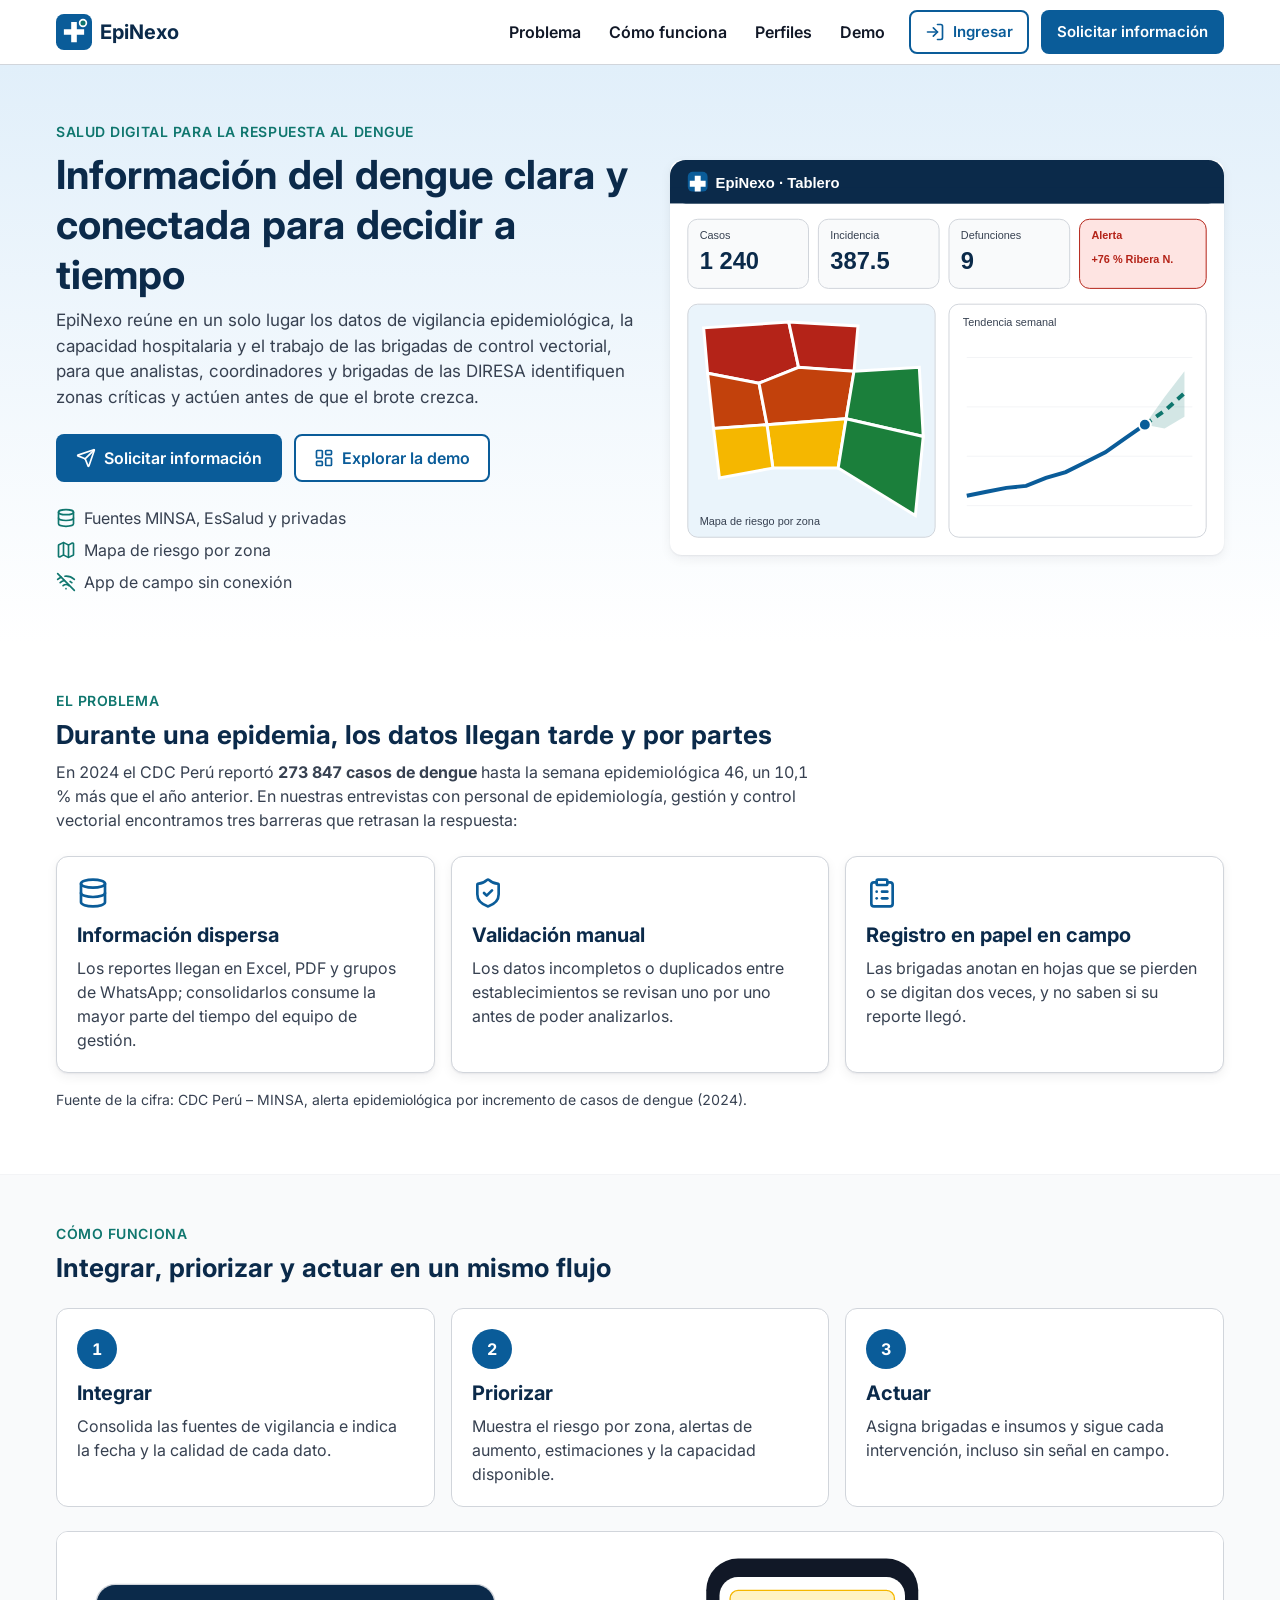
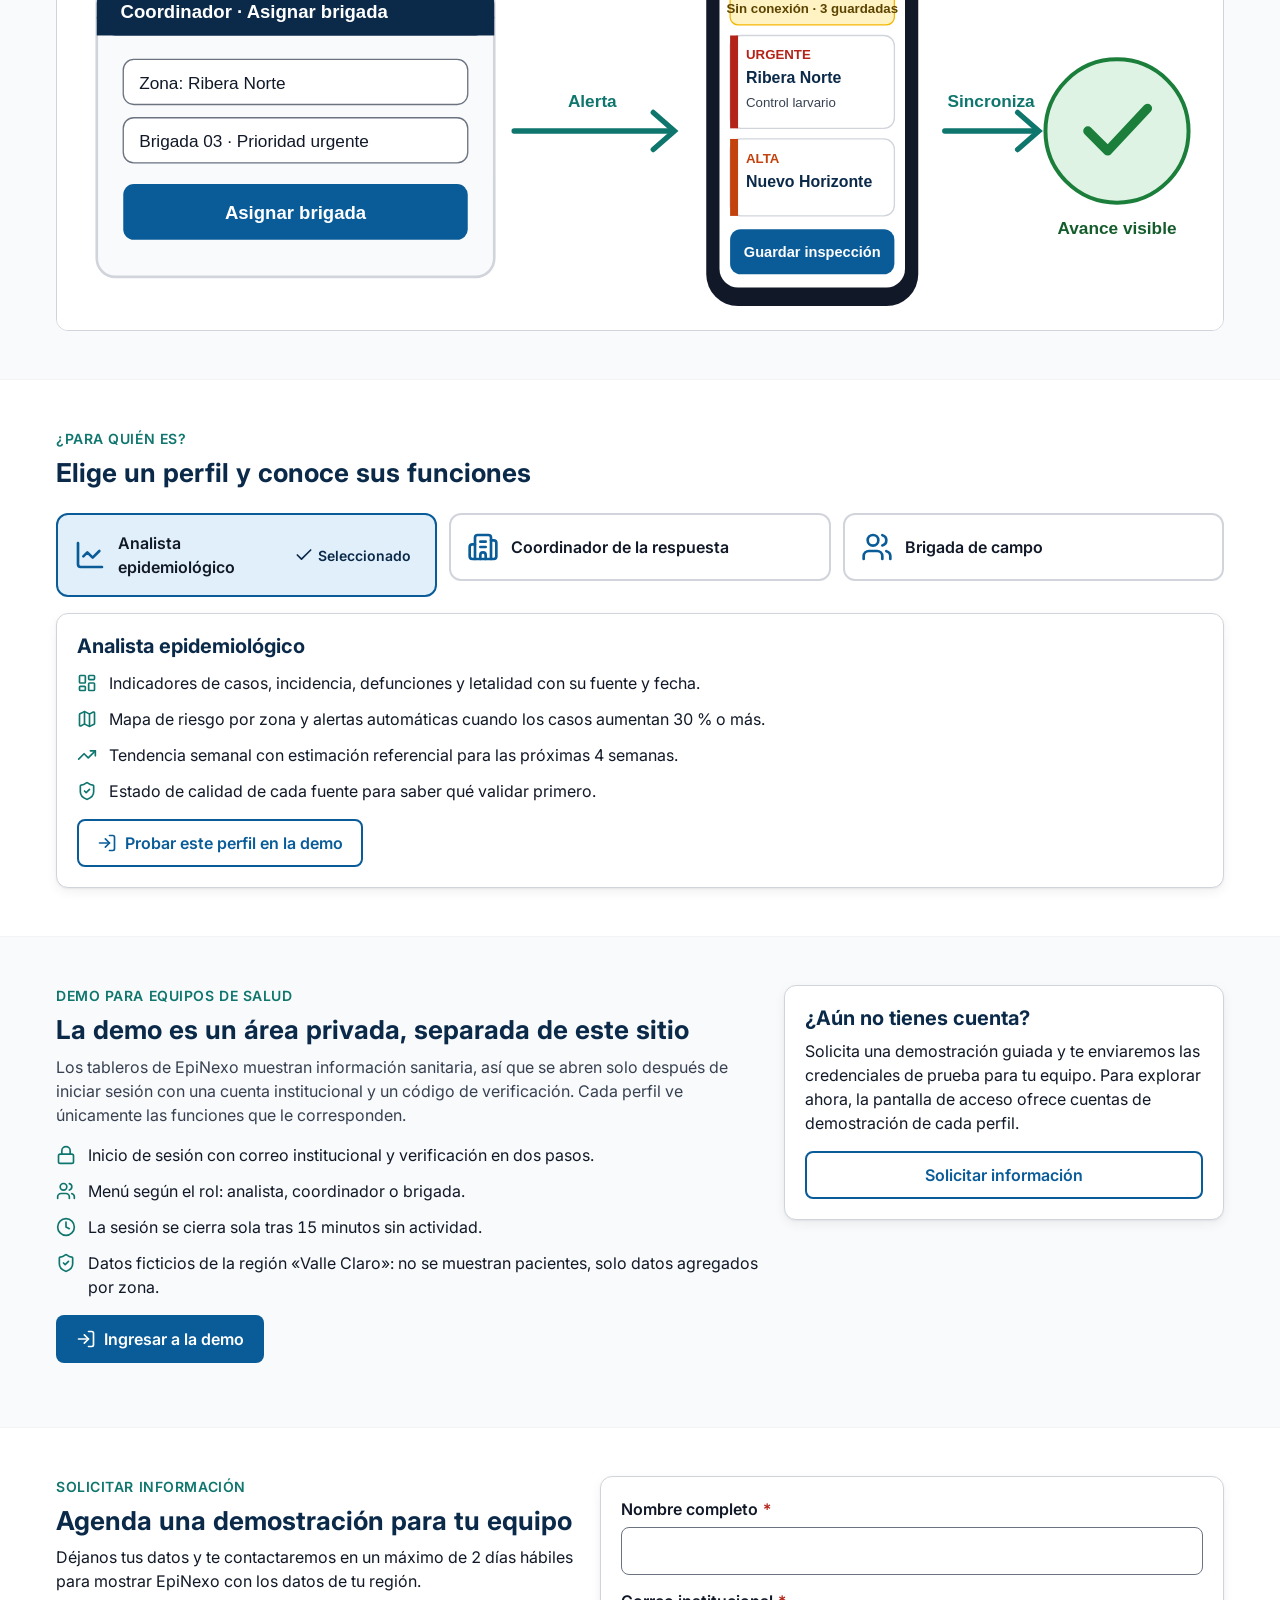
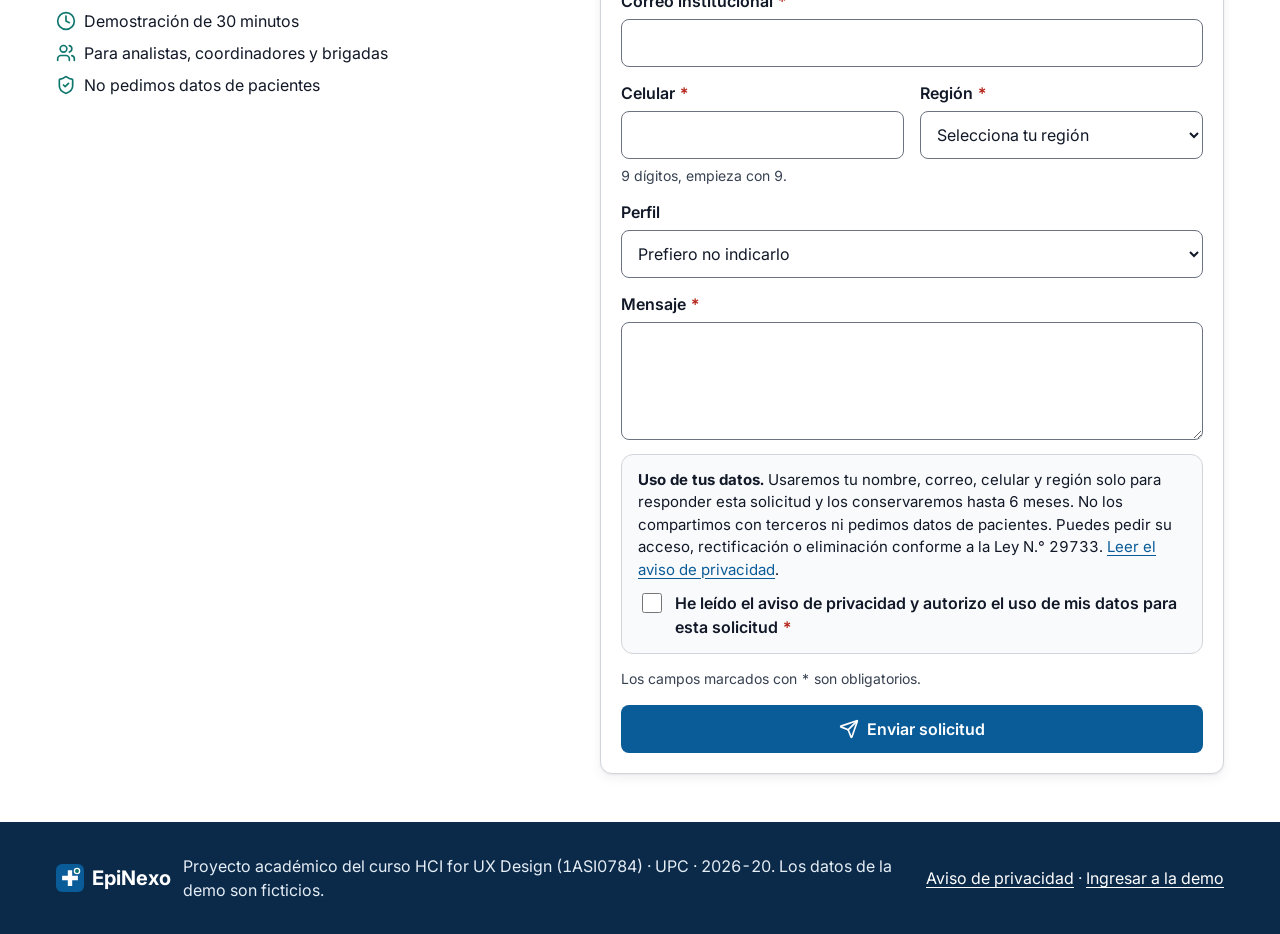
<file: index.html>
<!DOCTYPE html>
<html lang="es">
<head>
  <meta charset="UTF-8">
  <meta name="viewport" content="width=device-width, initial-scale=1">
  <title>EpiNexo · Información del dengue clara y conectada</title>
  <meta name="description" content="EpiNexo integra datos de vigilancia epidemiológica, capacidad hospitalaria y trabajo de campo para responder al dengue a tiempo.">
  <link rel="icon" href="assets/img/logo.svg" type="image/svg+xml">
  <link rel="preconnect" href="https://fonts.googleapis.com">
  <link rel="preconnect" href="https://fonts.gstatic.com" crossorigin>
  <link href="https://fonts.googleapis.com/css2?family=Inter:wght@400;600;700&display=swap" rel="stylesheet">
  <link rel="stylesheet" href="css/styles.css">
</head>
<body>
<svg xmlns="http://www.w3.org/2000/svg" style="display:none" aria-hidden="true">
<symbol id="ic-layout-dashboard" viewBox="0 0 24 24" fill="none" stroke="currentColor" stroke-width="2" stroke-linecap="round" stroke-linejoin="round"><rect width="7" height="9" x="3" y="3" rx="1" />
  <rect width="7" height="5" x="14" y="3" rx="1" />
  <rect width="7" height="9" x="14" y="12" rx="1" />
  <rect width="7" height="5" x="3" y="16" rx="1" /></symbol>
<symbol id="ic-map" viewBox="0 0 24 24" fill="none" stroke="currentColor" stroke-width="2" stroke-linecap="round" stroke-linejoin="round"><path d="M14.106 5.553a2 2 0 0 0 1.788 0l3.659-1.83A1 1 0 0 1 21 4.619v12.764a1 1 0 0 1-.553.894l-4.553 2.277a2 2 0 0 1-1.788 0l-4.212-2.106a2 2 0 0 0-1.788 0l-3.659 1.83A1 1 0 0 1 3 19.381V6.618a1 1 0 0 1 .553-.894l4.553-2.277a2 2 0 0 1 1.788 0z" />
  <path d="M15 5.764v15" />
  <path d="M9 3.236v15" /></symbol>
<symbol id="ic-map-pin" viewBox="0 0 24 24" fill="none" stroke="currentColor" stroke-width="2" stroke-linecap="round" stroke-linejoin="round"><path d="M20 10c0 4.993-5.539 10.193-7.399 11.799a1 1 0 0 1-1.202 0C9.539 20.193 4 14.993 4 10a8 8 0 0 1 16 0" />
  <circle cx="12" cy="10" r="3" /></symbol>
<symbol id="ic-trending-up" viewBox="0 0 24 24" fill="none" stroke="currentColor" stroke-width="2" stroke-linecap="round" stroke-linejoin="round"><path d="M16 7h6v6" />
  <path d="m22 7-8.5 8.5-5-5L2 17" /></symbol>
<symbol id="ic-triangle-alert" viewBox="0 0 24 24" fill="none" stroke="currentColor" stroke-width="2" stroke-linecap="round" stroke-linejoin="round"><path d="m21.73 18-8-14a2 2 0 0 0-3.48 0l-8 14A2 2 0 0 0 4 21h16a2 2 0 0 0 1.73-3" />
  <path d="M12 9v4" />
  <path d="M12 17h.01" /></symbol>
<symbol id="ic-bell" viewBox="0 0 24 24" fill="none" stroke="currentColor" stroke-width="2" stroke-linecap="round" stroke-linejoin="round"><path d="M10.268 21a2 2 0 0 0 3.464 0" />
  <path d="M3.262 15.326A1 1 0 0 0 4 17h16a1 1 0 0 0 .74-1.673C19.41 13.956 18 12.499 18 8A6 6 0 0 0 6 8c0 4.499-1.411 5.956-2.738 7.326" /></symbol>
<symbol id="ic-bed-double" viewBox="0 0 24 24" fill="none" stroke="currentColor" stroke-width="2" stroke-linecap="round" stroke-linejoin="round"><path d="M2 20v-8a2 2 0 0 1 2-2h16a2 2 0 0 1 2 2v8" />
  <path d="M4 10V6a2 2 0 0 1 2-2h12a2 2 0 0 1 2 2v4" />
  <path d="M12 4v6" />
  <path d="M2 18h20" /></symbol>
<symbol id="ic-pill" viewBox="0 0 24 24" fill="none" stroke="currentColor" stroke-width="2" stroke-linecap="round" stroke-linejoin="round"><path d="m10.5 20.5 10-10a4.95 4.95 0 1 0-7-7l-10 10a4.95 4.95 0 1 0 7 7Z" />
  <path d="m8.5 8.5 7 7" /></symbol>
<symbol id="ic-users" viewBox="0 0 24 24" fill="none" stroke="currentColor" stroke-width="2" stroke-linecap="round" stroke-linejoin="round"><path d="M16 21v-2a4 4 0 0 0-4-4H6a4 4 0 0 0-4 4v2" />
  <path d="M16 3.128a4 4 0 0 1 0 7.744" />
  <path d="M22 21v-2a4 4 0 0 0-3-3.87" />
  <circle cx="9" cy="7" r="4" /></symbol>
<symbol id="ic-clipboard-check" viewBox="0 0 24 24" fill="none" stroke="currentColor" stroke-width="2" stroke-linecap="round" stroke-linejoin="round"><rect width="8" height="4" x="8" y="2" rx="1" ry="1" />
  <path d="M16 4h2a2 2 0 0 1 2 2v14a2 2 0 0 1-2 2H6a2 2 0 0 1-2-2V6a2 2 0 0 1 2-2h2" />
  <path d="m9 14 2 2 4-4" /></symbol>
<symbol id="ic-message-square" viewBox="0 0 24 24" fill="none" stroke="currentColor" stroke-width="2" stroke-linecap="round" stroke-linejoin="round"><path d="M22 17a2 2 0 0 1-2 2H6.828a2 2 0 0 0-1.414.586l-2.202 2.202A.71.71 0 0 1 2 21.286V5a2 2 0 0 1 2-2h16a2 2 0 0 1 2 2z" /></symbol>
<symbol id="ic-file-down" viewBox="0 0 24 24" fill="none" stroke="currentColor" stroke-width="2" stroke-linecap="round" stroke-linejoin="round"><path d="M6 22a2 2 0 0 1-2-2V4a2 2 0 0 1 2-2h8a2.4 2.4 0 0 1 1.704.706l3.588 3.588A2.4 2.4 0 0 1 20 8v12a2 2 0 0 1-2 2z" />
  <path d="M14 2v5a1 1 0 0 0 1 1h5" />
  <path d="M12 18v-6" />
  <path d="m9 15 3 3 3-3" /></symbol>
<symbol id="ic-filter" viewBox="0 0 24 24" fill="none" stroke="currentColor" stroke-width="2" stroke-linecap="round" stroke-linejoin="round"><path d="M10 20a1 1 0 0 0 .553.895l2 1A1 1 0 0 0 14 21v-7a2 2 0 0 1 .517-1.341L21.74 4.67A1 1 0 0 0 21 3H3a1 1 0 0 0-.742 1.67l7.225 7.989A2 2 0 0 1 10 14z" /></symbol>
<symbol id="ic-calendar" viewBox="0 0 24 24" fill="none" stroke="currentColor" stroke-width="2" stroke-linecap="round" stroke-linejoin="round"><path d="M8 2v3" />
  <path d="M16 2v3" />
  <rect x="3" y="3" width="18" height="18" rx="2" />
  <path d="M3 9h18" /></symbol>
<symbol id="ic-database" viewBox="0 0 24 24" fill="none" stroke="currentColor" stroke-width="2" stroke-linecap="round" stroke-linejoin="round"><ellipse cx="12" cy="5" rx="9" ry="3" />
  <path d="M3 5V19A9 3 0 0 0 21 19V5" />
  <path d="M3 12A9 3 0 0 0 21 12" /></symbol>
<symbol id="ic-shield-check" viewBox="0 0 24 24" fill="none" stroke="currentColor" stroke-width="2" stroke-linecap="round" stroke-linejoin="round"><path d="M20 13c0 5-3.5 7.5-7.66 8.95a1 1 0 0 1-.67-.01C7.5 20.5 4 18 4 13V6a1 1 0 0 1 1-1c2 0 4.5-1.2 6.24-2.72a1.17 1.17 0 0 1 1.52 0C14.51 3.81 17 5 19 5a1 1 0 0 1 1 1z" />
  <path d="m9 12 2 2 4-4" /></symbol>
<symbol id="ic-wifi-off" viewBox="0 0 24 24" fill="none" stroke="currentColor" stroke-width="2" stroke-linecap="round" stroke-linejoin="round"><path d="M12 20h.01" />
  <path d="M8.5 16.429a5 5 0 0 1 7 0" />
  <path d="M5 12.859a10 10 0 0 1 5.17-2.69" />
  <path d="M19 12.859a10 10 0 0 0-2.007-1.523" />
  <path d="M2 8.82a15 15 0 0 1 4.177-2.643" />
  <path d="M22 8.82a15 15 0 0 0-11.288-3.764" />
  <path d="m2 2 20 20" /></symbol>
<symbol id="ic-wifi" viewBox="0 0 24 24" fill="none" stroke="currentColor" stroke-width="2" stroke-linecap="round" stroke-linejoin="round"><path d="M12 20h.01" />
  <path d="M2 8.82a15 15 0 0 1 20 0" />
  <path d="M5 12.859a10 10 0 0 1 14 0" />
  <path d="M8.5 16.429a5 5 0 0 1 7 0" /></symbol>
<symbol id="ic-refresh-cw" viewBox="0 0 24 24" fill="none" stroke="currentColor" stroke-width="2" stroke-linecap="round" stroke-linejoin="round"><path d="M3 12a9 9 0 0 1 9-9 9.75 9.75 0 0 1 6.74 2.74L21 8" />
  <path d="M21 3v5h-5" />
  <path d="M21 12a9 9 0 0 1-9 9 9.75 9.75 0 0 1-6.74-2.74L3 16" />
  <path d="M8 16H3v5" /></symbol>
<symbol id="ic-sun" viewBox="0 0 24 24" fill="none" stroke="currentColor" stroke-width="2" stroke-linecap="round" stroke-linejoin="round"><circle cx="12" cy="12" r="4" />
  <path d="M12 2v2" />
  <path d="M12 20v2" />
  <path d="m4.93 4.93 1.41 1.41" />
  <path d="m17.66 17.66 1.41 1.41" />
  <path d="M2 12h2" />
  <path d="M20 12h2" />
  <path d="m6.34 17.66-1.41 1.41" />
  <path d="m19.07 4.93-1.41 1.41" /></symbol>
<symbol id="ic-circle-check" viewBox="0 0 24 24" fill="none" stroke="currentColor" stroke-width="2" stroke-linecap="round" stroke-linejoin="round"><circle cx="12" cy="12" r="10" />
  <path d="m16 9-5.5 5.5L8 12" /></symbol>
<symbol id="ic-circle-alert" viewBox="0 0 24 24" fill="none" stroke="currentColor" stroke-width="2" stroke-linecap="round" stroke-linejoin="round"><circle cx="12" cy="12" r="10" />
  <line x1="12" x2="12" y1="8" y2="12" />
  <line x1="12" x2="12.01" y1="16" y2="16" /></symbol>
<symbol id="ic-octagon-alert" viewBox="0 0 24 24" fill="none" stroke="currentColor" stroke-width="2" stroke-linecap="round" stroke-linejoin="round"><path d="M12 16h.01" />
  <path d="M12 8v4" />
  <path d="M15.312 2a2 2 0 0 1 1.414.586l4.688 4.688A2 2 0 0 1 22 8.688v6.624a2 2 0 0 1-.586 1.414l-4.688 4.688a2 2 0 0 1-1.414.586H8.688a2 2 0 0 1-1.414-.586l-4.688-4.688A2 2 0 0 1 2 15.312V8.688a2 2 0 0 1 .586-1.414l4.688-4.688A2 2 0 0 1 8.688 2z" /></symbol>
<symbol id="ic-info" viewBox="0 0 24 24" fill="none" stroke="currentColor" stroke-width="2" stroke-linecap="round" stroke-linejoin="round"><circle cx="12" cy="12" r="10" />
  <path d="M12 16v-4" />
  <path d="M12 8h.01" /></symbol>
<symbol id="ic-search" viewBox="0 0 24 24" fill="none" stroke="currentColor" stroke-width="2" stroke-linecap="round" stroke-linejoin="round"><path d="m21 21-4.34-4.34" />
  <circle cx="11" cy="11" r="8" /></symbol>
<symbol id="ic-send" viewBox="0 0 24 24" fill="none" stroke="currentColor" stroke-width="2" stroke-linecap="round" stroke-linejoin="round"><path d="M14.536 21.686a.5.5 0 0 0 .937-.024l6.5-19a.496.496 0 0 0-.635-.635l-19 6.5a.5.5 0 0 0-.024.937l7.93 3.18a2 2 0 0 1 1.112 1.11z" />
  <path d="m21.854 2.147-10.94 10.939" /></symbol>
<symbol id="ic-x" viewBox="0 0 24 24" fill="none" stroke="currentColor" stroke-width="2" stroke-linecap="round" stroke-linejoin="round"><path d="M18 6 6 18" />
  <path d="m6 6 12 12" /></symbol>
<symbol id="ic-menu" viewBox="0 0 24 24" fill="none" stroke="currentColor" stroke-width="2" stroke-linecap="round" stroke-linejoin="round"><path d="M4 5h16" />
  <path d="M4 12h16" />
  <path d="M4 19h16" /></symbol>
<symbol id="ic-check" viewBox="0 0 24 24" fill="none" stroke="currentColor" stroke-width="2" stroke-linecap="round" stroke-linejoin="round"><path d="M20 6 9 17l-5-5" /></symbol>
<symbol id="ic-hospital" viewBox="0 0 24 24" fill="none" stroke="currentColor" stroke-width="2" stroke-linecap="round" stroke-linejoin="round"><path d="M12 7v4" />
  <path d="M14 21v-3a2 2 0 0 0-4 0v3" />
  <path d="M14 9h-4" />
  <path d="M18 11h2a2 2 0 0 1 2 2v6a2 2 0 0 1-2 2H4a2 2 0 0 1-2-2v-9a2 2 0 0 1 2-2h2" />
  <path d="M18 21V5a2 2 0 0 0-2-2H8a2 2 0 0 0-2 2v16" /></symbol>
<symbol id="ic-activity" viewBox="0 0 24 24" fill="none" stroke="currentColor" stroke-width="2" stroke-linecap="round" stroke-linejoin="round"><path d="M22 12h-2.48a2 2 0 0 0-1.93 1.46l-2.35 8.36a.25.25 0 0 1-.48 0L9.24 2.18a.25.25 0 0 0-.48 0l-2.35 8.36A2 2 0 0 1 4.49 12H2" /></symbol>
<symbol id="ic-navigation" viewBox="0 0 24 24" fill="none" stroke="currentColor" stroke-width="2" stroke-linecap="round" stroke-linejoin="round"><polygon points="3 11 22 2 13 21 11 13 3 11" /></symbol>
<symbol id="ic-clock" viewBox="0 0 24 24" fill="none" stroke="currentColor" stroke-width="2" stroke-linecap="round" stroke-linejoin="round"><circle cx="12" cy="12" r="10" />
  <path d="M12 6v6l4 2" /></symbol>
<symbol id="ic-house" viewBox="0 0 24 24" fill="none" stroke="currentColor" stroke-width="2" stroke-linecap="round" stroke-linejoin="round"><path d="M15 21v-8a1 1 0 0 0-1-1h-4a1 1 0 0 0-1 1v8" />
  <path d="M3 10a2 2 0 0 1 .709-1.528l7-6a2 2 0 0 1 2.582 0l7 6A2 2 0 0 1 21 10v9a2 2 0 0 1-2 2H5a2 2 0 0 1-2-2z" /></symbol>
<symbol id="ic-user-round" viewBox="0 0 24 24" fill="none" stroke="currentColor" stroke-width="2" stroke-linecap="round" stroke-linejoin="round"><circle cx="12" cy="8" r="5" />
  <path d="M20 21a8 8 0 0 0-16 0" /></symbol>
<symbol id="ic-arrow-right" viewBox="0 0 24 24" fill="none" stroke="currentColor" stroke-width="2" stroke-linecap="round" stroke-linejoin="round"><path d="M5 12h14" />
  <path d="m12 5 7 7-7 7" /></symbol>
<symbol id="ic-rotate-ccw" viewBox="0 0 24 24" fill="none" stroke="currentColor" stroke-width="2" stroke-linecap="round" stroke-linejoin="round"><path d="M3 12a9 9 0 1 0 9-9 9.75 9.75 0 0 0-6.74 2.74L3 8" />
  <path d="M3 3v5h5" /></symbol>
<symbol id="ic-chart-line" viewBox="0 0 24 24" fill="none" stroke="currentColor" stroke-width="2" stroke-linecap="round" stroke-linejoin="round"><path d="M3 3v16a2 2 0 0 0 2 2h16" />
  <path d="m19 9-5 5-4-4-3 3" /></symbol>
<symbol id="ic-clipboard-list" viewBox="0 0 24 24" fill="none" stroke="currentColor" stroke-width="2" stroke-linecap="round" stroke-linejoin="round"><rect width="8" height="4" x="8" y="2" rx="1" ry="1" />
  <path d="M16 4h2a2 2 0 0 1 2 2v14a2 2 0 0 1-2 2H6a2 2 0 0 1-2-2V6a2 2 0 0 1 2-2h2" />
  <path d="M12 11h4" />
  <path d="M12 16h4" />
  <path d="M8 11h.01" />
  <path d="M8 16h.01" /></symbol>
<symbol id="ic-download" viewBox="0 0 24 24" fill="none" stroke="currentColor" stroke-width="2" stroke-linecap="round" stroke-linejoin="round"><path d="M12 15V3" />
  <path d="M21 15v4a2 2 0 0 1-2 2H5a2 2 0 0 1-2-2v-4" />
  <path d="m7 10 5 5 5-5" /></symbol>
<symbol id="ic-chevron-down" viewBox="0 0 24 24" fill="none" stroke="currentColor" stroke-width="2" stroke-linecap="round" stroke-linejoin="round"><path d="m6 9 6 6 6-6" /></symbol>
<symbol id="ic-sparkles" viewBox="0 0 24 24" fill="none" stroke="currentColor" stroke-width="2" stroke-linecap="round" stroke-linejoin="round"><path d="M11.017 2.814a1 1 0 0 1 1.966 0l1.051 5.558a2 2 0 0 0 1.594 1.594l5.558 1.051a1 1 0 0 1 0 1.966l-5.558 1.051a2 2 0 0 0-1.594 1.594l-1.051 5.558a1 1 0 0 1-1.966 0l-1.051-5.558a2 2 0 0 0-1.594-1.594l-5.558-1.051a1 1 0 0 1 0-1.966l5.558-1.051a2 2 0 0 0 1.594-1.594z" />
  <path d="M20 2v4" />
  <path d="M22 4h-4" />
  <circle cx="4" cy="20" r="2" /></symbol>
<symbol id="ic-building-2" viewBox="0 0 24 24" fill="none" stroke="currentColor" stroke-width="2" stroke-linecap="round" stroke-linejoin="round"><path d="M10 12h4" />
  <path d="M10 8h4" />
  <path d="M14 21v-3a2 2 0 0 0-4 0v3" />
  <path d="M6 10H4a2 2 0 0 0-2 2v7a2 2 0 0 0 2 2h16a2 2 0 0 0 2-2V9a2 2 0 0 0-2-2h-2" />
  <path d="M6 21V5a2 2 0 0 1 2-2h8a2 2 0 0 1 2 2v16" /></symbol>
<symbol id="ic-package" viewBox="0 0 24 24" fill="none" stroke="currentColor" stroke-width="2" stroke-linecap="round" stroke-linejoin="round"><path d="M11 21.73a2 2 0 0 0 2 0l7-4A2 2 0 0 0 21 16V8a2 2 0 0 0-1-1.73l-7-4a2 2 0 0 0-2 0l-7 4A2 2 0 0 0 3 8v8a2 2 0 0 0 1 1.73z" />
  <path d="M12 22V12" />
  <polyline points="3.29 7 12 12 20.71 7" />
  <path d="m7.5 4.27 9 5.15" /></symbol>
<symbol id="ic-log-in" viewBox="0 0 24 24" fill="none" stroke="currentColor" stroke-width="2" stroke-linecap="round" stroke-linejoin="round"><path d="m10 17 5-5-5-5" /><path d="M15 12H3" /><path d="M15 3h4a2 2 0 0 1 2 2v14a2 2 0 0 1-2 2h-4" /></symbol>
<symbol id="ic-log-out" viewBox="0 0 24 24" fill="none" stroke="currentColor" stroke-width="2" stroke-linecap="round" stroke-linejoin="round"><path d="m16 17 5-5-5-5" /><path d="M21 12H9" /><path d="M9 21H5a2 2 0 0 1-2-2V5a2 2 0 0 1 2-2h4" /></symbol>
<symbol id="ic-lock" viewBox="0 0 24 24" fill="none" stroke="currentColor" stroke-width="2" stroke-linecap="round" stroke-linejoin="round"><rect width="18" height="11" x="3" y="11" rx="2" ry="2" /><path d="M7 11V7a5 5 0 0 1 10 0v4" /></symbol>
<symbol id="ic-smartphone" viewBox="0 0 24 24" fill="none" stroke="currentColor" stroke-width="2" stroke-linecap="round" stroke-linejoin="round"><rect width="14" height="20" x="5" y="2" rx="2" ry="2" /><path d="M12 18h.01" /></symbol>
</svg>
<a class="skip-link" href="#contenido">Saltar al contenido principal</a>

<header class="site-header">
  <div class="container header-inner">
    <a class="brand" href="#inicio" aria-label="EpiNexo, ir al inicio">
      <img src="assets/img/logo.svg" alt="" width="36" height="36">
      <span>EpiNexo</span>
    </a>
    <button class="nav-toggle" type="button" aria-expanded="false" aria-controls="menu-principal">
      <svg class="icon" aria-hidden="true"><use href="#ic-menu"></use></svg>
      <span>Menú</span>
    </button>
    <nav aria-label="Navegación principal">
      <ul id="menu-principal" class="nav-list">
        <li><a href="#problema">Problema</a></li>
        <li><a href="#como-funciona">Cómo funciona</a></li>
        <li><a href="#perfiles">Perfiles</a></li>
        <li><a href="#acceso">Demo</a></li>
        <li><a class="btn btn-secondary btn-sm" href="demo.html"><svg class="icon" aria-hidden="true"><use href="#ic-log-in"></use></svg>Ingresar</a></li>
        <li><a class="btn btn-primary btn-sm" href="#contacto">Solicitar información</a></li>
      </ul>
    </nav>
  </div>
</header>

<main id="contenido" tabindex="-1">

  <!-- HU-47 · Propuesta de valor -->
  <section id="inicio" class="hero" aria-labelledby="hero-title">
    <div class="container hero-grid">
      <div class="hero-copy">
        <p class="eyebrow">Salud digital para la respuesta al dengue</p>
        <h1 id="hero-title">Información del dengue clara y conectada para decidir a tiempo</h1>
        <p class="lead">EpiNexo reúne en un solo lugar los datos de vigilancia epidemiológica, la capacidad hospitalaria y el trabajo de las brigadas de control vectorial, para que analistas, coordinadores y brigadas de las DIRESA identifiquen zonas críticas y actúen antes de que el brote crezca.</p>
        <div class="hero-actions">
          <a class="btn btn-primary" href="#contacto" id="cta-solicitar">
            <svg class="icon" aria-hidden="true"><use href="#ic-send"></use></svg>Solicitar información</a>
          <a class="btn btn-secondary" href="#acceso">
            <svg class="icon" aria-hidden="true"><use href="#ic-layout-dashboard"></use></svg>Explorar la demo</a>
        </div>
        <ul class="hero-facts" aria-label="Qué integra EpiNexo">
          <li><svg class="icon" aria-hidden="true"><use href="#ic-database"></use></svg>Fuentes MINSA, EsSalud y privadas</li>
          <li><svg class="icon" aria-hidden="true"><use href="#ic-map"></use></svg>Mapa de riesgo por zona</li>
          <li><svg class="icon" aria-hidden="true"><use href="#ic-wifi-off"></use></svg>App de campo sin conexión</li>
        </ul>
      </div>
      <figure class="hero-figure">
        <img src="assets/img/hero-tablero.svg" width="560" height="400"
             alt="Ilustración del tablero de EpiNexo: tarjetas de casos e incidencia, un mapa con zonas en riesgo alto y crítico y un gráfico de tendencia semanal en aumento.">
      </figure>
    </div>
  </section>

  <!-- Problema -->
  <section id="problema" class="section" aria-labelledby="problema-title">
    <div class="container">
      <p class="eyebrow">El problema</p>
      <h2 id="problema-title">Durante una epidemia, los datos llegan tarde y por partes</h2>
      <p class="section-lead">En 2024 el CDC Perú reportó <strong>273 847 casos de dengue</strong> hasta la semana epidemiológica 46, un 10,1 % más que el año anterior. En nuestras entrevistas con personal de epidemiología, gestión y control vectorial encontramos tres barreras que retrasan la respuesta:</p>
      <div class="cards-3">
        <article class="card problem-card">
          <svg class="icon icon-lg" aria-hidden="true"><use href="#ic-database"></use></svg>
          <h3>Información dispersa</h3>
          <p>Los reportes llegan en Excel, PDF y grupos de WhatsApp; consolidarlos consume la mayor parte del tiempo del equipo de gestión.</p>
        </article>
        <article class="card problem-card">
          <svg class="icon icon-lg" aria-hidden="true"><use href="#ic-shield-check"></use></svg>
          <h3>Validación manual</h3>
          <p>Los datos incompletos o duplicados entre establecimientos se revisan uno por uno antes de poder analizarlos.</p>
        </article>
        <article class="card problem-card">
          <svg class="icon icon-lg" aria-hidden="true"><use href="#ic-clipboard-list"></use></svg>
          <h3>Registro en papel en campo</h3>
          <p>Las brigadas anotan en hojas que se pierden o se digitan dos veces, y no saben si su reporte llegó.</p>
        </article>
      </div>
      <p class="source-note">Fuente de la cifra: CDC Perú – MINSA, alerta epidemiológica por incremento de casos de dengue (2024).</p>
    </div>
  </section>

  <!-- Cómo funciona -->
  <section id="como-funciona" class="section section-alt" aria-labelledby="como-title">
    <div class="container">
      <p class="eyebrow">Cómo funciona</p>
      <h2 id="como-title">Integrar, priorizar y actuar en un mismo flujo</h2>
      <ol class="steps">
        <li class="step">
          <span class="step-num" aria-hidden="true">1</span>
          <h3>Integrar</h3>
          <p>Consolida las fuentes de vigilancia e indica la fecha y la calidad de cada dato.</p>
        </li>
        <li class="step">
          <span class="step-num" aria-hidden="true">2</span>
          <h3>Priorizar</h3>
          <p>Muestra el riesgo por zona, alertas de aumento, estimaciones y la capacidad disponible.</p>
        </li>
        <li class="step">
          <span class="step-num" aria-hidden="true">3</span>
          <h3>Actuar</h3>
          <p>Asigna brigadas e insumos y sigue cada intervención, incluso sin señal en campo.</p>
        </li>
      </ol>
      <figure class="wide-figure">
        <img src="assets/img/app-campo.svg" width="880" height="300"
             alt="Ilustración del flujo: el tablero del coordinador envía una alerta urgente a la app de la brigada, que registra inspecciones sin conexión y las sincroniza al recuperar la señal.">
      </figure>
    </div>
  </section>

  <!-- HU-05 · Perfiles -->
  <section id="perfiles" class="section" aria-labelledby="perfiles-title">
    <div class="container">
      <p class="eyebrow">¿Para quién es?</p>
      <h2 id="perfiles-title">Elige un perfil y conoce sus funciones</h2>
      <fieldset class="profile-picker">
        <legend class="sr-only">Perfil de usuario</legend>
        <label class="profile-option">
          <input type="radio" name="perfil" value="analista" checked>
          <span class="profile-card"><svg class="icon icon-lg" aria-hidden="true"><use href="#ic-chart-line"></use></svg>
            <span class="profile-name">Analista epidemiológico</span>
            <span class="profile-check" aria-hidden="true"><svg class="icon"><use href="#ic-check"></use></svg>Seleccionado</span></span>
        </label>
        <label class="profile-option">
          <input type="radio" name="perfil" value="coordinador">
          <span class="profile-card"><svg class="icon icon-lg" aria-hidden="true"><use href="#ic-building-2"></use></svg>
            <span class="profile-name">Coordinador de la respuesta</span>
            <span class="profile-check" aria-hidden="true"><svg class="icon"><use href="#ic-check"></use></svg>Seleccionado</span></span>
        </label>
        <label class="profile-option">
          <input type="radio" name="perfil" value="brigada">
          <span class="profile-card"><svg class="icon icon-lg" aria-hidden="true"><use href="#ic-users"></use></svg>
            <span class="profile-name">Brigada de campo</span>
            <span class="profile-check" aria-hidden="true"><svg class="icon"><use href="#ic-check"></use></svg>Seleccionado</span></span>
        </label>
      </fieldset>
      <div id="profile-panel" class="profile-panel card" aria-live="polite"></div>
    </div>
  </section>


  <!-- Acceso a la demo (área restringida) -->
  <section id="acceso" class="section section-alt" aria-labelledby="acceso-title">
    <div class="container access-grid">
      <div>
        <p class="eyebrow">Demo para equipos de salud</p>
        <h2 id="acceso-title">La demo es un área privada, separada de este sitio</h2>
        <p class="section-lead">Los tableros de EpiNexo muestran información sanitaria, así que se abren solo después de iniciar sesión con una cuenta institucional y un código de verificación. Cada perfil ve únicamente las funciones que le corresponden.</p>
        <ul class="feature-list">
          <li><svg class="icon" aria-hidden="true"><use href="#ic-lock"></use></svg><span>Inicio de sesión con correo institucional y verificación en dos pasos.</span></li>
          <li><svg class="icon" aria-hidden="true"><use href="#ic-users"></use></svg><span>Menú según el rol: analista, coordinador o brigada.</span></li>
          <li><svg class="icon" aria-hidden="true"><use href="#ic-clock"></use></svg><span>La sesión se cierra sola tras 15 minutos sin actividad.</span></li>
          <li><svg class="icon" aria-hidden="true"><use href="#ic-shield-check"></use></svg><span>Datos ficticios de la región «Valle Claro»: no se muestran pacientes, solo datos agregados por zona.</span></li>
        </ul>
        <p><a class="btn btn-primary" href="demo.html" id="cta-demo"><svg class="icon" aria-hidden="true"><use href="#ic-log-in"></use></svg>Ingresar a la demo</a></p>
      </div>
      <div class="card access-card">
        <h3>¿Aún no tienes cuenta?</h3>
        <p>Solicita una demostración guiada y te enviaremos las credenciales de prueba para tu equipo. Para explorar ahora, la pantalla de acceso ofrece cuentas de demostración de cada perfil.</p>
        <a class="btn btn-secondary btn-block" href="#contacto">Solicitar información</a>
      </div>
    </div>
  </section>

  <!-- HU-48 · Contacto -->
  <section id="contacto" class="section" aria-labelledby="contacto-title" tabindex="-1">
    <div class="container contact-grid">
      <div>
        <p class="eyebrow">Solicitar información</p>
        <h2 id="contacto-title">Agenda una demostración para tu equipo</h2>
        <p>Déjanos tus datos y te contactaremos en un máximo de 2 días hábiles para mostrar EpiNexo con los datos de tu región.</p>
        <ul class="contact-points">
          <li><svg class="icon" aria-hidden="true"><use href="#ic-clock"></use></svg>Demostración de 30 minutos</li>
          <li><svg class="icon" aria-hidden="true"><use href="#ic-users"></use></svg>Para analistas, coordinadores y brigadas</li>
          <li><svg class="icon" aria-hidden="true"><use href="#ic-shield-check"></use></svg>No pedimos datos de pacientes</li>
        </ul>
      </div>
      <form id="contact-form" class="card form-block" novalidate aria-labelledby="contacto-title">
        <div id="contact-summary" class="form-summary" role="alert" tabindex="-1" hidden></div>
        <div class="field">
          <label for="c-name">Nombre completo <span class="req" aria-hidden="true">*</span></label>
          <input id="c-name" name="name" type="text" autocomplete="name" required aria-describedby="c-name-err">
          <p class="field-error" id="c-name-err"></p>
        </div>
        <div class="field">
          <label for="c-email">Correo institucional <span class="req" aria-hidden="true">*</span></label>
          <input id="c-email" name="email" type="email" autocomplete="email" required aria-describedby="c-email-err">
          <p class="field-error" id="c-email-err"></p>
        </div>
        <div class="form-grid">
          <div class="field">
            <label for="c-phone">Celular <span class="req" aria-hidden="true">*</span></label>
            <input id="c-phone" name="phone" type="tel" inputmode="numeric" autocomplete="tel" required aria-describedby="c-phone-hint c-phone-err">
            <p class="hint" id="c-phone-hint">9 dígitos, empieza con 9.</p>
            <p class="field-error" id="c-phone-err"></p>
          </div>
          <div class="field">
            <label for="c-region">Región <span class="req" aria-hidden="true">*</span></label>
            <select id="c-region" name="region" required aria-describedby="c-region-err"></select>
            <p class="field-error" id="c-region-err"></p>
          </div>
        </div>
        <div class="field">
          <label for="c-role">Perfil</label>
          <select id="c-role" name="role">
            <option value="">Prefiero no indicarlo</option>
            <option>Analista epidemiológico</option>
            <option>Coordinador de la respuesta</option>
            <option>Brigada de campo</option>
            <option>Otro</option>
          </select>
        </div>
        <div class="field">
          <label for="c-msg">Mensaje <span class="req" aria-hidden="true">*</span></label>
          <textarea id="c-msg" name="message" rows="4" maxlength="600" required aria-describedby="c-msg-err"></textarea>
          <p class="field-error" id="c-msg-err"></p>
        </div>
        <div class="consent-box" id="privacy-note">
          <p><strong>Uso de tus datos.</strong> Usaremos tu nombre, correo, celular y región solo para responder esta solicitud y los conservaremos hasta 6 meses. No los compartimos con terceros ni pedimos datos de pacientes. Puedes pedir su acceso, rectificación o eliminación conforme a la Ley N.° 29733. <a href="privacidad.html">Leer el aviso de privacidad</a>.</p>
          <div class="field field-check">
            <label class="check"><input type="checkbox" id="c-consent" name="consent" required aria-describedby="c-consent-err">
              <span>He leído el aviso de privacidad y autorizo el uso de mis datos para esta solicitud <span class="req" aria-hidden="true">*</span></span></label>
            <p class="field-error" id="c-consent-err"></p>
          </div>
        </div>
        <p class="muted small">Los campos marcados con * son obligatorios.</p>
        <button type="submit" class="btn btn-primary btn-block"><svg class="icon" aria-hidden="true"><use href="#ic-send"></use></svg>Enviar solicitud</button>
        <div class="form-status" id="contact-status" role="status" aria-live="polite"></div>
      </form>
    </div>
  </section>
</main>

<div class="toast" id="toast" role="status" aria-live="polite"></div>

<footer class="site-footer">
  <div class="container footer-inner">
    <div class="brand brand-footer"><img src="assets/img/logo.svg" alt="" width="28" height="28"><span>EpiNexo</span></div>
    <p>Proyecto académico del curso HCI for UX Design (1ASI0784) · UPC · 2026-20. Los datos de la demo son ficticios.</p>
    <p><a href="privacidad.html">Aviso de privacidad</a> · <a href="demo.html">Ingresar a la demo</a></p>
  </div>
</footer>

<script src="js/data.js"></script>
<script src="js/landing.js"></script>
</body>
</html>
</file>
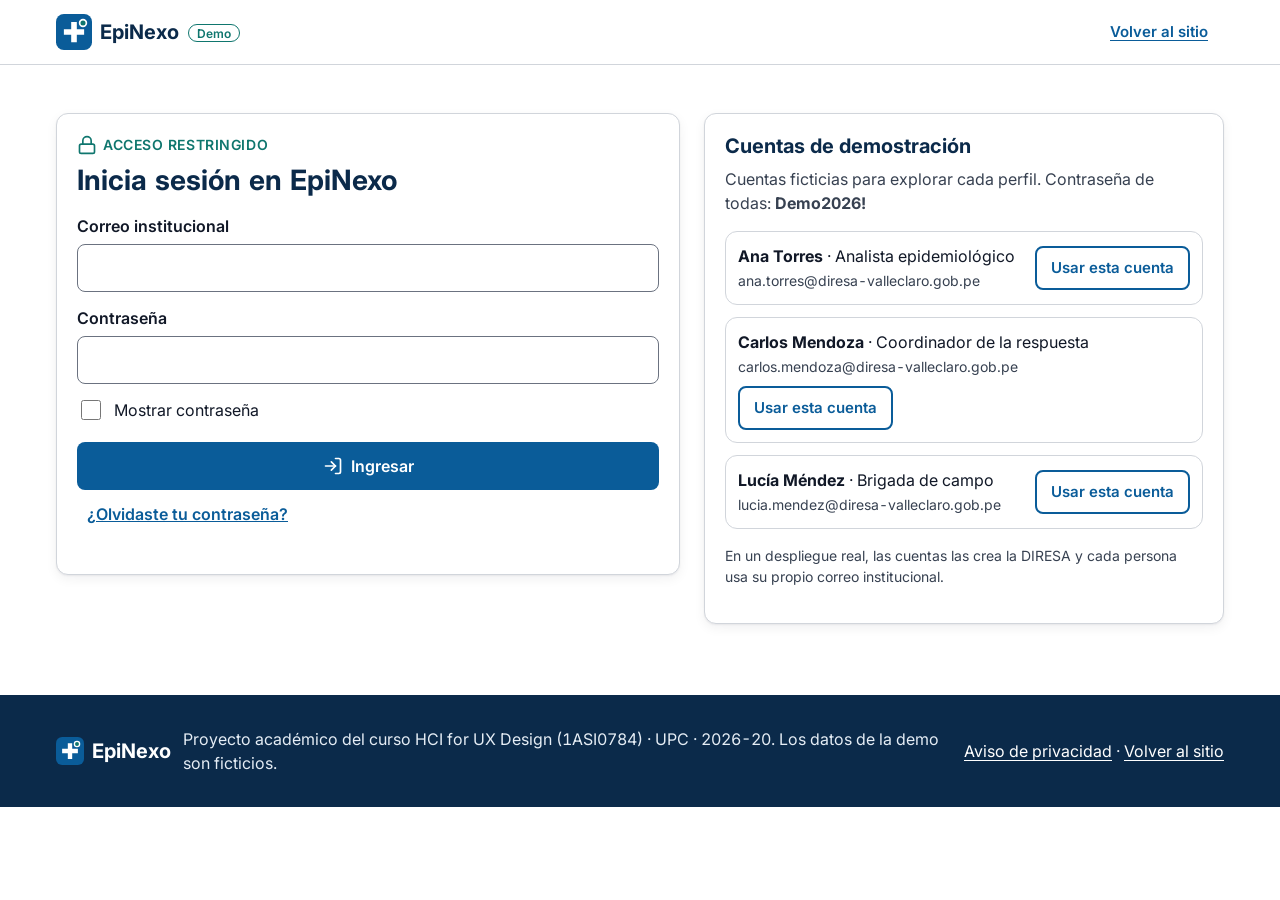
<file: demo.html>
<!DOCTYPE html>
<html lang="es">
<head>
  <meta charset="UTF-8">
  <meta name="viewport" content="width=device-width, initial-scale=1">
  <title>EpiNexo · Demo con acceso</title>
  <meta name="description" content="Demo de EpiNexo con datos ficticios: acceso con cuenta institucional y menú según el rol.">
  <link rel="icon" href="assets/img/logo.svg" type="image/svg+xml">
  <link rel="preconnect" href="https://fonts.googleapis.com">
  <link rel="preconnect" href="https://fonts.gstatic.com" crossorigin>
  <link href="https://fonts.googleapis.com/css2?family=Inter:wght@400;600;700&display=swap" rel="stylesheet">
  <link rel="stylesheet" href="css/styles.css">
</head>
<body>
<svg xmlns="http://www.w3.org/2000/svg" style="display:none" aria-hidden="true">
<symbol id="ic-layout-dashboard" viewBox="0 0 24 24" fill="none" stroke="currentColor" stroke-width="2" stroke-linecap="round" stroke-linejoin="round"><rect width="7" height="9" x="3" y="3" rx="1" />
  <rect width="7" height="5" x="14" y="3" rx="1" />
  <rect width="7" height="9" x="14" y="12" rx="1" />
  <rect width="7" height="5" x="3" y="16" rx="1" /></symbol>
<symbol id="ic-map" viewBox="0 0 24 24" fill="none" stroke="currentColor" stroke-width="2" stroke-linecap="round" stroke-linejoin="round"><path d="M14.106 5.553a2 2 0 0 0 1.788 0l3.659-1.83A1 1 0 0 1 21 4.619v12.764a1 1 0 0 1-.553.894l-4.553 2.277a2 2 0 0 1-1.788 0l-4.212-2.106a2 2 0 0 0-1.788 0l-3.659 1.83A1 1 0 0 1 3 19.381V6.618a1 1 0 0 1 .553-.894l4.553-2.277a2 2 0 0 1 1.788 0z" />
  <path d="M15 5.764v15" />
  <path d="M9 3.236v15" /></symbol>
<symbol id="ic-map-pin" viewBox="0 0 24 24" fill="none" stroke="currentColor" stroke-width="2" stroke-linecap="round" stroke-linejoin="round"><path d="M20 10c0 4.993-5.539 10.193-7.399 11.799a1 1 0 0 1-1.202 0C9.539 20.193 4 14.993 4 10a8 8 0 0 1 16 0" />
  <circle cx="12" cy="10" r="3" /></symbol>
<symbol id="ic-trending-up" viewBox="0 0 24 24" fill="none" stroke="currentColor" stroke-width="2" stroke-linecap="round" stroke-linejoin="round"><path d="M16 7h6v6" />
  <path d="m22 7-8.5 8.5-5-5L2 17" /></symbol>
<symbol id="ic-triangle-alert" viewBox="0 0 24 24" fill="none" stroke="currentColor" stroke-width="2" stroke-linecap="round" stroke-linejoin="round"><path d="m21.73 18-8-14a2 2 0 0 0-3.48 0l-8 14A2 2 0 0 0 4 21h16a2 2 0 0 0 1.73-3" />
  <path d="M12 9v4" />
  <path d="M12 17h.01" /></symbol>
<symbol id="ic-bell" viewBox="0 0 24 24" fill="none" stroke="currentColor" stroke-width="2" stroke-linecap="round" stroke-linejoin="round"><path d="M10.268 21a2 2 0 0 0 3.464 0" />
  <path d="M3.262 15.326A1 1 0 0 0 4 17h16a1 1 0 0 0 .74-1.673C19.41 13.956 18 12.499 18 8A6 6 0 0 0 6 8c0 4.499-1.411 5.956-2.738 7.326" /></symbol>
<symbol id="ic-bed-double" viewBox="0 0 24 24" fill="none" stroke="currentColor" stroke-width="2" stroke-linecap="round" stroke-linejoin="round"><path d="M2 20v-8a2 2 0 0 1 2-2h16a2 2 0 0 1 2 2v8" />
  <path d="M4 10V6a2 2 0 0 1 2-2h12a2 2 0 0 1 2 2v4" />
  <path d="M12 4v6" />
  <path d="M2 18h20" /></symbol>
<symbol id="ic-pill" viewBox="0 0 24 24" fill="none" stroke="currentColor" stroke-width="2" stroke-linecap="round" stroke-linejoin="round"><path d="m10.5 20.5 10-10a4.95 4.95 0 1 0-7-7l-10 10a4.95 4.95 0 1 0 7 7Z" />
  <path d="m8.5 8.5 7 7" /></symbol>
<symbol id="ic-users" viewBox="0 0 24 24" fill="none" stroke="currentColor" stroke-width="2" stroke-linecap="round" stroke-linejoin="round"><path d="M16 21v-2a4 4 0 0 0-4-4H6a4 4 0 0 0-4 4v2" />
  <path d="M16 3.128a4 4 0 0 1 0 7.744" />
  <path d="M22 21v-2a4 4 0 0 0-3-3.87" />
  <circle cx="9" cy="7" r="4" /></symbol>
<symbol id="ic-clipboard-check" viewBox="0 0 24 24" fill="none" stroke="currentColor" stroke-width="2" stroke-linecap="round" stroke-linejoin="round"><rect width="8" height="4" x="8" y="2" rx="1" ry="1" />
  <path d="M16 4h2a2 2 0 0 1 2 2v14a2 2 0 0 1-2 2H6a2 2 0 0 1-2-2V6a2 2 0 0 1 2-2h2" />
  <path d="m9 14 2 2 4-4" /></symbol>
<symbol id="ic-message-square" viewBox="0 0 24 24" fill="none" stroke="currentColor" stroke-width="2" stroke-linecap="round" stroke-linejoin="round"><path d="M22 17a2 2 0 0 1-2 2H6.828a2 2 0 0 0-1.414.586l-2.202 2.202A.71.71 0 0 1 2 21.286V5a2 2 0 0 1 2-2h16a2 2 0 0 1 2 2z" /></symbol>
<symbol id="ic-file-down" viewBox="0 0 24 24" fill="none" stroke="currentColor" stroke-width="2" stroke-linecap="round" stroke-linejoin="round"><path d="M6 22a2 2 0 0 1-2-2V4a2 2 0 0 1 2-2h8a2.4 2.4 0 0 1 1.704.706l3.588 3.588A2.4 2.4 0 0 1 20 8v12a2 2 0 0 1-2 2z" />
  <path d="M14 2v5a1 1 0 0 0 1 1h5" />
  <path d="M12 18v-6" />
  <path d="m9 15 3 3 3-3" /></symbol>
<symbol id="ic-filter" viewBox="0 0 24 24" fill="none" stroke="currentColor" stroke-width="2" stroke-linecap="round" stroke-linejoin="round"><path d="M10 20a1 1 0 0 0 .553.895l2 1A1 1 0 0 0 14 21v-7a2 2 0 0 1 .517-1.341L21.74 4.67A1 1 0 0 0 21 3H3a1 1 0 0 0-.742 1.67l7.225 7.989A2 2 0 0 1 10 14z" /></symbol>
<symbol id="ic-calendar" viewBox="0 0 24 24" fill="none" stroke="currentColor" stroke-width="2" stroke-linecap="round" stroke-linejoin="round"><path d="M8 2v3" />
  <path d="M16 2v3" />
  <rect x="3" y="3" width="18" height="18" rx="2" />
  <path d="M3 9h18" /></symbol>
<symbol id="ic-database" viewBox="0 0 24 24" fill="none" stroke="currentColor" stroke-width="2" stroke-linecap="round" stroke-linejoin="round"><ellipse cx="12" cy="5" rx="9" ry="3" />
  <path d="M3 5V19A9 3 0 0 0 21 19V5" />
  <path d="M3 12A9 3 0 0 0 21 12" /></symbol>
<symbol id="ic-shield-check" viewBox="0 0 24 24" fill="none" stroke="currentColor" stroke-width="2" stroke-linecap="round" stroke-linejoin="round"><path d="M20 13c0 5-3.5 7.5-7.66 8.95a1 1 0 0 1-.67-.01C7.5 20.5 4 18 4 13V6a1 1 0 0 1 1-1c2 0 4.5-1.2 6.24-2.72a1.17 1.17 0 0 1 1.52 0C14.51 3.81 17 5 19 5a1 1 0 0 1 1 1z" />
  <path d="m9 12 2 2 4-4" /></symbol>
<symbol id="ic-wifi-off" viewBox="0 0 24 24" fill="none" stroke="currentColor" stroke-width="2" stroke-linecap="round" stroke-linejoin="round"><path d="M12 20h.01" />
  <path d="M8.5 16.429a5 5 0 0 1 7 0" />
  <path d="M5 12.859a10 10 0 0 1 5.17-2.69" />
  <path d="M19 12.859a10 10 0 0 0-2.007-1.523" />
  <path d="M2 8.82a15 15 0 0 1 4.177-2.643" />
  <path d="M22 8.82a15 15 0 0 0-11.288-3.764" />
  <path d="m2 2 20 20" /></symbol>
<symbol id="ic-wifi" viewBox="0 0 24 24" fill="none" stroke="currentColor" stroke-width="2" stroke-linecap="round" stroke-linejoin="round"><path d="M12 20h.01" />
  <path d="M2 8.82a15 15 0 0 1 20 0" />
  <path d="M5 12.859a10 10 0 0 1 14 0" />
  <path d="M8.5 16.429a5 5 0 0 1 7 0" /></symbol>
<symbol id="ic-refresh-cw" viewBox="0 0 24 24" fill="none" stroke="currentColor" stroke-width="2" stroke-linecap="round" stroke-linejoin="round"><path d="M3 12a9 9 0 0 1 9-9 9.75 9.75 0 0 1 6.74 2.74L21 8" />
  <path d="M21 3v5h-5" />
  <path d="M21 12a9 9 0 0 1-9 9 9.75 9.75 0 0 1-6.74-2.74L3 16" />
  <path d="M8 16H3v5" /></symbol>
<symbol id="ic-sun" viewBox="0 0 24 24" fill="none" stroke="currentColor" stroke-width="2" stroke-linecap="round" stroke-linejoin="round"><circle cx="12" cy="12" r="4" />
  <path d="M12 2v2" />
  <path d="M12 20v2" />
  <path d="m4.93 4.93 1.41 1.41" />
  <path d="m17.66 17.66 1.41 1.41" />
  <path d="M2 12h2" />
  <path d="M20 12h2" />
  <path d="m6.34 17.66-1.41 1.41" />
  <path d="m19.07 4.93-1.41 1.41" /></symbol>
<symbol id="ic-circle-check" viewBox="0 0 24 24" fill="none" stroke="currentColor" stroke-width="2" stroke-linecap="round" stroke-linejoin="round"><circle cx="12" cy="12" r="10" />
  <path d="m16 9-5.5 5.5L8 12" /></symbol>
<symbol id="ic-circle-alert" viewBox="0 0 24 24" fill="none" stroke="currentColor" stroke-width="2" stroke-linecap="round" stroke-linejoin="round"><circle cx="12" cy="12" r="10" />
  <line x1="12" x2="12" y1="8" y2="12" />
  <line x1="12" x2="12.01" y1="16" y2="16" /></symbol>
<symbol id="ic-octagon-alert" viewBox="0 0 24 24" fill="none" stroke="currentColor" stroke-width="2" stroke-linecap="round" stroke-linejoin="round"><path d="M12 16h.01" />
  <path d="M12 8v4" />
  <path d="M15.312 2a2 2 0 0 1 1.414.586l4.688 4.688A2 2 0 0 1 22 8.688v6.624a2 2 0 0 1-.586 1.414l-4.688 4.688a2 2 0 0 1-1.414.586H8.688a2 2 0 0 1-1.414-.586l-4.688-4.688A2 2 0 0 1 2 15.312V8.688a2 2 0 0 1 .586-1.414l4.688-4.688A2 2 0 0 1 8.688 2z" /></symbol>
<symbol id="ic-info" viewBox="0 0 24 24" fill="none" stroke="currentColor" stroke-width="2" stroke-linecap="round" stroke-linejoin="round"><circle cx="12" cy="12" r="10" />
  <path d="M12 16v-4" />
  <path d="M12 8h.01" /></symbol>
<symbol id="ic-search" viewBox="0 0 24 24" fill="none" stroke="currentColor" stroke-width="2" stroke-linecap="round" stroke-linejoin="round"><path d="m21 21-4.34-4.34" />
  <circle cx="11" cy="11" r="8" /></symbol>
<symbol id="ic-send" viewBox="0 0 24 24" fill="none" stroke="currentColor" stroke-width="2" stroke-linecap="round" stroke-linejoin="round"><path d="M14.536 21.686a.5.5 0 0 0 .937-.024l6.5-19a.496.496 0 0 0-.635-.635l-19 6.5a.5.5 0 0 0-.024.937l7.93 3.18a2 2 0 0 1 1.112 1.11z" />
  <path d="m21.854 2.147-10.94 10.939" /></symbol>
<symbol id="ic-x" viewBox="0 0 24 24" fill="none" stroke="currentColor" stroke-width="2" stroke-linecap="round" stroke-linejoin="round"><path d="M18 6 6 18" />
  <path d="m6 6 12 12" /></symbol>
<symbol id="ic-menu" viewBox="0 0 24 24" fill="none" stroke="currentColor" stroke-width="2" stroke-linecap="round" stroke-linejoin="round"><path d="M4 5h16" />
  <path d="M4 12h16" />
  <path d="M4 19h16" /></symbol>
<symbol id="ic-check" viewBox="0 0 24 24" fill="none" stroke="currentColor" stroke-width="2" stroke-linecap="round" stroke-linejoin="round"><path d="M20 6 9 17l-5-5" /></symbol>
<symbol id="ic-hospital" viewBox="0 0 24 24" fill="none" stroke="currentColor" stroke-width="2" stroke-linecap="round" stroke-linejoin="round"><path d="M12 7v4" />
  <path d="M14 21v-3a2 2 0 0 0-4 0v3" />
  <path d="M14 9h-4" />
  <path d="M18 11h2a2 2 0 0 1 2 2v6a2 2 0 0 1-2 2H4a2 2 0 0 1-2-2v-9a2 2 0 0 1 2-2h2" />
  <path d="M18 21V5a2 2 0 0 0-2-2H8a2 2 0 0 0-2 2v16" /></symbol>
<symbol id="ic-activity" viewBox="0 0 24 24" fill="none" stroke="currentColor" stroke-width="2" stroke-linecap="round" stroke-linejoin="round"><path d="M22 12h-2.48a2 2 0 0 0-1.93 1.46l-2.35 8.36a.25.25 0 0 1-.48 0L9.24 2.18a.25.25 0 0 0-.48 0l-2.35 8.36A2 2 0 0 1 4.49 12H2" /></symbol>
<symbol id="ic-navigation" viewBox="0 0 24 24" fill="none" stroke="currentColor" stroke-width="2" stroke-linecap="round" stroke-linejoin="round"><polygon points="3 11 22 2 13 21 11 13 3 11" /></symbol>
<symbol id="ic-clock" viewBox="0 0 24 24" fill="none" stroke="currentColor" stroke-width="2" stroke-linecap="round" stroke-linejoin="round"><circle cx="12" cy="12" r="10" />
  <path d="M12 6v6l4 2" /></symbol>
<symbol id="ic-house" viewBox="0 0 24 24" fill="none" stroke="currentColor" stroke-width="2" stroke-linecap="round" stroke-linejoin="round"><path d="M15 21v-8a1 1 0 0 0-1-1h-4a1 1 0 0 0-1 1v8" />
  <path d="M3 10a2 2 0 0 1 .709-1.528l7-6a2 2 0 0 1 2.582 0l7 6A2 2 0 0 1 21 10v9a2 2 0 0 1-2 2H5a2 2 0 0 1-2-2z" /></symbol>
<symbol id="ic-user-round" viewBox="0 0 24 24" fill="none" stroke="currentColor" stroke-width="2" stroke-linecap="round" stroke-linejoin="round"><circle cx="12" cy="8" r="5" />
  <path d="M20 21a8 8 0 0 0-16 0" /></symbol>
<symbol id="ic-arrow-right" viewBox="0 0 24 24" fill="none" stroke="currentColor" stroke-width="2" stroke-linecap="round" stroke-linejoin="round"><path d="M5 12h14" />
  <path d="m12 5 7 7-7 7" /></symbol>
<symbol id="ic-rotate-ccw" viewBox="0 0 24 24" fill="none" stroke="currentColor" stroke-width="2" stroke-linecap="round" stroke-linejoin="round"><path d="M3 12a9 9 0 1 0 9-9 9.75 9.75 0 0 0-6.74 2.74L3 8" />
  <path d="M3 3v5h5" /></symbol>
<symbol id="ic-chart-line" viewBox="0 0 24 24" fill="none" stroke="currentColor" stroke-width="2" stroke-linecap="round" stroke-linejoin="round"><path d="M3 3v16a2 2 0 0 0 2 2h16" />
  <path d="m19 9-5 5-4-4-3 3" /></symbol>
<symbol id="ic-clipboard-list" viewBox="0 0 24 24" fill="none" stroke="currentColor" stroke-width="2" stroke-linecap="round" stroke-linejoin="round"><rect width="8" height="4" x="8" y="2" rx="1" ry="1" />
  <path d="M16 4h2a2 2 0 0 1 2 2v14a2 2 0 0 1-2 2H6a2 2 0 0 1-2-2V6a2 2 0 0 1 2-2h2" />
  <path d="M12 11h4" />
  <path d="M12 16h4" />
  <path d="M8 11h.01" />
  <path d="M8 16h.01" /></symbol>
<symbol id="ic-download" viewBox="0 0 24 24" fill="none" stroke="currentColor" stroke-width="2" stroke-linecap="round" stroke-linejoin="round"><path d="M12 15V3" />
  <path d="M21 15v4a2 2 0 0 1-2 2H5a2 2 0 0 1-2-2v-4" />
  <path d="m7 10 5 5 5-5" /></symbol>
<symbol id="ic-chevron-down" viewBox="0 0 24 24" fill="none" stroke="currentColor" stroke-width="2" stroke-linecap="round" stroke-linejoin="round"><path d="m6 9 6 6 6-6" /></symbol>
<symbol id="ic-sparkles" viewBox="0 0 24 24" fill="none" stroke="currentColor" stroke-width="2" stroke-linecap="round" stroke-linejoin="round"><path d="M11.017 2.814a1 1 0 0 1 1.966 0l1.051 5.558a2 2 0 0 0 1.594 1.594l5.558 1.051a1 1 0 0 1 0 1.966l-5.558 1.051a2 2 0 0 0-1.594 1.594l-1.051 5.558a1 1 0 0 1-1.966 0l-1.051-5.558a2 2 0 0 0-1.594-1.594l-5.558-1.051a1 1 0 0 1 0-1.966l5.558-1.051a2 2 0 0 0 1.594-1.594z" />
  <path d="M20 2v4" />
  <path d="M22 4h-4" />
  <circle cx="4" cy="20" r="2" /></symbol>
<symbol id="ic-building-2" viewBox="0 0 24 24" fill="none" stroke="currentColor" stroke-width="2" stroke-linecap="round" stroke-linejoin="round"><path d="M10 12h4" />
  <path d="M10 8h4" />
  <path d="M14 21v-3a2 2 0 0 0-4 0v3" />
  <path d="M6 10H4a2 2 0 0 0-2 2v7a2 2 0 0 0 2 2h16a2 2 0 0 0 2-2V9a2 2 0 0 0-2-2h-2" />
  <path d="M6 21V5a2 2 0 0 1 2-2h8a2 2 0 0 1 2 2v16" /></symbol>
<symbol id="ic-package" viewBox="0 0 24 24" fill="none" stroke="currentColor" stroke-width="2" stroke-linecap="round" stroke-linejoin="round"><path d="M11 21.73a2 2 0 0 0 2 0l7-4A2 2 0 0 0 21 16V8a2 2 0 0 0-1-1.73l-7-4a2 2 0 0 0-2 0l-7 4A2 2 0 0 0 3 8v8a2 2 0 0 0 1 1.73z" />
  <path d="M12 22V12" />
  <polyline points="3.29 7 12 12 20.71 7" />
  <path d="m7.5 4.27 9 5.15" /></symbol>
<symbol id="ic-log-in" viewBox="0 0 24 24" fill="none" stroke="currentColor" stroke-width="2" stroke-linecap="round" stroke-linejoin="round"><path d="m10 17 5-5-5-5" /><path d="M15 12H3" /><path d="M15 3h4a2 2 0 0 1 2 2v14a2 2 0 0 1-2 2h-4" /></symbol>
<symbol id="ic-log-out" viewBox="0 0 24 24" fill="none" stroke="currentColor" stroke-width="2" stroke-linecap="round" stroke-linejoin="round"><path d="m16 17 5-5-5-5" /><path d="M21 12H9" /><path d="M9 21H5a2 2 0 0 1-2-2V5a2 2 0 0 1 2-2h4" /></symbol>
<symbol id="ic-lock" viewBox="0 0 24 24" fill="none" stroke="currentColor" stroke-width="2" stroke-linecap="round" stroke-linejoin="round"><rect width="18" height="11" x="3" y="11" rx="2" ry="2" /><path d="M7 11V7a5 5 0 0 1 10 0v4" /></symbol>
<symbol id="ic-smartphone" viewBox="0 0 24 24" fill="none" stroke="currentColor" stroke-width="2" stroke-linecap="round" stroke-linejoin="round"><rect width="14" height="20" x="5" y="2" rx="2" ry="2" /><path d="M12 18h.01" /></symbol>
</svg>
<a class="skip-link" href="#contenido">Saltar al contenido principal</a>

<header class="site-header">
  <div class="container header-inner">
    <a class="brand" href="index.html" aria-label="EpiNexo Demo, ir al sitio principal">
      <img src="assets/img/logo.svg" alt="" width="36" height="36">
      <span>EpiNexo <span class="brand-sub">Demo</span></span>
    </a>
    <div class="session-box" id="session-box" hidden>
      <span class="session-user"><svg class="icon" aria-hidden="true"><use href="#ic-user-round"></use></svg><span id="session-name"></span><span class="session-role-wrap"> · <span id="session-role"></span></span></span>
      <button type="button" class="btn btn-secondary btn-sm" id="logout-btn"><svg class="icon" aria-hidden="true"><use href="#ic-log-out"></use></svg>Cerrar sesión</button>
    </div>
    <a class="btn btn-text btn-sm" href="index.html" id="back-site">Volver al sitio</a>
  </div>
</header>

<main id="contenido" tabindex="-1">

  <!-- HU-01 · HU-02 · Acceso -->
  <section id="login-view" class="section login-section" aria-labelledby="login-title">
    <div class="container login-grid">
      <div class="card login-card">
        <p class="eyebrow"><svg class="icon" aria-hidden="true"><use href="#ic-lock"></use></svg> Acceso restringido</p>
        <h1 id="login-title" tabindex="-1">Inicia sesión en EpiNexo</h1>
        <div class="form-status" id="login-status" role="status" aria-live="polite"></div>

        <form id="login-form" class="form-block" novalidate>
          <div class="field">
            <label for="l-email">Correo institucional</label>
            <input id="l-email" name="email" type="email" autocomplete="username" required aria-describedby="l-email-err">
            <p class="field-error" id="l-email-err"></p>
          </div>
          <div class="field">
            <label for="l-pass">Contraseña</label>
            <input id="l-pass" name="password" type="password" autocomplete="current-password" required aria-describedby="l-pass-err">
            <p class="field-error" id="l-pass-err"></p>
          </div>
          <label class="check"><input type="checkbox" id="l-show"> <span>Mostrar contraseña</span></label>
          <p class="field-error" id="login-error" role="alert"></p>
          <button type="submit" class="btn btn-primary btn-block"><svg class="icon" aria-hidden="true"><use href="#ic-log-in"></use></svg>Ingresar</button>
          <p><button type="button" class="btn btn-text" id="forgot-link">¿Olvidaste tu contraseña?</button></p>
        </form>

        <form id="otp-form" class="form-block" novalidate hidden>
          <h2 class="h3" id="otp-title" tabindex="-1">Verificación en dos pasos</h2>
          <p>Enviamos un código de 6 dígitos a <strong id="otp-mail"></strong>. Vence en 5 minutos.</p>
          <div class="demo-mail" role="note"><svg class="icon" aria-hidden="true"><use href="#ic-info"></use></svg><span>Simulación del correo recibido: tu código es <strong id="otp-demo"></strong></span></div>
          <div class="field">
            <label for="l-otp">Código de verificación</label>
            <input id="l-otp" name="otp" inputmode="numeric" autocomplete="one-time-code" maxlength="6" required aria-describedby="l-otp-err">
            <p class="field-error" id="l-otp-err"></p>
          </div>
          <button type="submit" class="btn btn-primary btn-block">Verificar e ingresar</button>
          <p><button type="button" class="btn btn-text" id="otp-back">Volver</button></p>
        </form>

        <form id="recover-form" class="form-block" novalidate hidden>
          <h2 class="h3" id="recover-title" tabindex="-1">Restablecer contraseña</h2>
          <p>Ingresa tu correo institucional y te enviaremos un enlace para crear una nueva contraseña.</p>
          <div class="field">
            <label for="r-email">Correo institucional</label>
            <input id="r-email" name="email" type="email" autocomplete="email" required aria-describedby="r-email-err">
            <p class="field-error" id="r-email-err"></p>
          </div>
          <button type="submit" class="btn btn-primary btn-block">Enviar instrucciones</button>
          <div class="form-status" id="recover-status" role="status" aria-live="polite"></div>
          <p><button type="button" class="btn btn-text" id="recover-back">Volver al inicio de sesión</button></p>
        </form>
      </div>

      <aside class="card demo-accounts" aria-labelledby="accounts-title">
        <h2 class="h3" id="accounts-title">Cuentas de demostración</h2>
        <p class="muted">Cuentas ficticias para explorar cada perfil. Contraseña de todas: <strong>Demo2026!</strong></p>
        <ul class="account-list" id="account-list"></ul>
        <p class="muted small">En un despliegue real, las cuentas las crea la DIRESA y cada persona usa su propio correo institucional.</p>
      </aside>
    </div>
  </section>

  <!-- Aplicación (visible solo con sesión) -->
  <section id="demo" class="section section-alt" aria-labelledby="demo-title" hidden>
    <div class="denied card" id="denied" role="alert" hidden></div>

    <div class="container">
      <p class="eyebrow">Demo interactiva</p>
      <h2 id="demo-title">Prueba EpiNexo con datos de demostración</h2>
      <p class="muted" id="role-lead"></p>
      <div class="demo-note" role="note">
        <svg class="icon" aria-hidden="true"><use href="#ic-info"></use></svg>
        <p>Región de demostración <strong>Valle Claro</strong> · datos ficticios · última actualización <strong>07/10/2026, 08:30</strong>. Los tableros muestran datos agregados por zona, sin nombres ni domicilios de pacientes. Lo que hagas aquí se guarda solo en este navegador.</p>
        <button type="button" class="btn btn-text" id="reset-demo">
          <svg class="icon" aria-hidden="true"><use href="#ic-rotate-ccw"></use></svg>Reiniciar demo</button>
      </div>

      <!-- Filtros globales HU-08, HU-09 -->
      <form class="filters card" id="filters" aria-labelledby="filters-title" novalidate>
        <h3 id="filters-title" class="filters-title"><svg class="icon" aria-hidden="true"><use href="#ic-filter"></use></svg>Filtros</h3>
        <div class="filters-grid">
          <div class="field">
            <label for="f-province">Provincia</label>
            <select id="f-province" name="province"></select>
          </div>
          <div class="field">
            <label for="f-district">Distrito</label>
            <select id="f-district" name="district"></select>
          </div>
          <div class="field">
            <label for="f-from">Desde (semana epidemiológica)</label>
            <select id="f-from" name="from" aria-describedby="period-error"></select>
          </div>
          <div class="field">
            <label for="f-to">Hasta (semana epidemiológica)</label>
            <select id="f-to" name="to" aria-describedby="period-error"></select>
          </div>
          <div class="field field-action">
            <button type="submit" class="btn btn-primary" id="apply-period">
              <svg class="icon" aria-hidden="true"><use href="#ic-calendar"></use></svg>Aplicar periodo</button>
          </div>
        </div>
        <p id="period-error" class="field-error" role="alert"></p>
        <div class="active-filters" aria-live="polite">
          <span class="active-label">Filtros activos:</span>
          <ul id="filter-chips" class="chips"></ul>
          <button type="button" class="btn btn-text" id="clear-filters">Limpiar filtros</button>
        </div>
      </form>

      <!-- Pestañas de rol -->
      <div class="role-tabs" role="tablist" aria-label="Vistas de la demo por perfil">
        <button role="tab" id="tab-analista" aria-controls="panel-analista" aria-selected="true">
          <svg class="icon" aria-hidden="true"><use href="#ic-chart-line"></use></svg>Analista</button>
        <button role="tab" id="tab-coordinador" aria-controls="panel-coordinador" aria-selected="false" tabindex="-1">
          <svg class="icon" aria-hidden="true"><use href="#ic-building-2"></use></svg>Coordinador
          <span class="badge" id="incident-badge-tab" hidden></span></button>
        <button role="tab" id="tab-brigada" aria-controls="panel-brigada" aria-selected="false" tabindex="-1">
          <svg class="icon" aria-hidden="true"><use href="#ic-users"></use></svg>Brigada de campo</button>
      </div>

      <!-- ================= PANEL ANALISTA ================= -->
      <div role="tabpanel" id="panel-analista" aria-labelledby="tab-analista" class="tabpanel">
        <h3 class="panel-title">Tablero epidemiológico <span class="period-label" id="period-label"></span></h3>

        <div class="kpi-grid" id="kpis" aria-live="polite"></div>

        <div class="grid-2">
          <section class="card" aria-labelledby="map-title">
            <div class="card-head">
              <h4 id="map-title"><svg class="icon" aria-hidden="true"><use href="#ic-map"></use></svg>Mapa de riesgo por zona</h4>
              <p class="muted">Incidencia de las últimas 4 semanas del periodo (por 100 000 hab.). Selecciona una zona para ver su ficha.</p>
            </div>
            <div class="map-wrap">
              <svg id="risk-map" viewBox="0 0 640 400" role="group" aria-label="Mapa de riesgo de la región Valle Claro"></svg>
              <div id="map-tooltip" class="map-tooltip" role="status" aria-live="polite">Pasa el cursor, toca o enfoca una zona para ver su resumen.</div>
            </div>
            <ul class="legend" id="map-legend" aria-label="Leyenda de niveles de riesgo"></ul>
            <details class="data-table-toggle">
              <summary>Ver zonas en lista</summary>
              <ul class="zone-list" id="zone-list"></ul>
            </details>
          </section>

          <section class="card" aria-labelledby="alerts-title">
            <div class="card-head">
              <h4 id="alerts-title"><svg class="icon" aria-hidden="true"><use href="#ic-triangle-alert"></use></svg>Alertas de aumento de casos</h4>
              <p class="muted">Se generan cuando la última semana supera en 30 % o más el promedio de las 4 anteriores (mínimo 10 casos).</p>
            </div>
            <ul class="alert-list" id="trend-alerts"></ul>
          </section>
        </div>

        <section class="card" aria-labelledby="trend-title">
          <div class="card-head card-head-row">
            <div>
              <h4 id="trend-title"><svg class="icon" aria-hidden="true"><use href="#ic-trending-up"></use></svg>Tendencia semanal de casos</h4>
              <p class="muted">Enfoca o selecciona un punto para ver su valor exacto.</p>
            </div>
            <label class="switch">
              <input type="checkbox" id="toggle-forecast" role="switch">
              <span class="switch-ui" aria-hidden="true"></span>
              <span>Mostrar estimación 4 semanas</span>
            </label>
          </div>
          <div class="chart-wrap">
            <svg id="trend-chart" viewBox="0 0 900 320" role="group" aria-labelledby="trend-title"></svg>
          </div>
          <p id="chart-detail" class="chart-detail" role="status" aria-live="polite">Selecciona un punto del gráfico.</p>
          <div id="forecast-legend" class="forecast-legend" hidden></div>
          <details class="data-table-toggle">
            <summary>Ver datos en tabla</summary>
            <div class="table-scroll"><table class="data-table" id="trend-table"><caption class="sr-only">Casos por semana epidemiológica</caption></table></div>
          </details>
        </section>

        <div class="grid-2">
          <section class="card" aria-labelledby="sev-title">
            <div class="card-head">
              <h4 id="sev-title"><svg class="icon" aria-hidden="true"><use href="#ic-activity"></use></svg>Gravedad de los casos</h4>
              <p class="muted">Clasificación clínica de los casos del periodo y territorio filtrados.</p>
            </div>
            <ul class="severity" id="severity"></ul>
          </section>

          <section class="card" aria-labelledby="src-title">
            <div class="card-head card-head-row">
              <div>
                <h4 id="src-title"><svg class="icon" aria-hidden="true"><use href="#ic-database"></use></svg>Fuentes y calidad de los datos</h4>
                <p class="muted">Procedencia, fecha de actualización y estado de cada fuente.</p>
              </div>
              <button type="button" class="btn btn-secondary btn-sm" id="export-csv">
                <svg class="icon" aria-hidden="true"><use href="#ic-download"></use></svg>Descargar CSV</button>
            </div>
            <ul class="sources" id="sources"></ul>
          </section>
        </div>
      </div>

      <!-- ================= PANEL COORDINADOR ================= -->
      <div role="tabpanel" id="panel-coordinador" aria-labelledby="tab-coordinador" class="tabpanel" hidden>
        <div class="panel-title-row">
          <h3 class="panel-title">Gestión de la respuesta</h3>
          <button type="button" class="btn btn-secondary notif-btn" id="open-incidents" aria-controls="incidents-panel" aria-expanded="false">
            <svg class="icon" aria-hidden="true"><use href="#ic-bell"></use></svg>Incidencias de campo
            <span class="badge" id="incident-badge">0</span><span class="sr-only"> sin atender</span></button>
        </div>

        <section id="incidents-panel" class="card incidents-panel" aria-labelledby="incidents-title" hidden>
          <h4 id="incidents-title"><svg class="icon" aria-hidden="true"><use href="#ic-bell"></use></svg>Incidencias reportadas por las brigadas</h4>
          <ul class="incident-list" id="incident-list"></ul>
        </section>

        <ul class="exec-strip" id="exec-strip" aria-label="Vista ejecutiva"></ul>

        <section class="card" id="ranking-card" aria-labelledby="ranking-title" tabindex="-1">
          <div class="card-head card-head-row">
            <div>
              <h4 id="ranking-title"><svg class="icon" aria-hidden="true"><use href="#ic-sparkles"></use></svg>Ranking de zonas prioritarias</h4>
              <p class="muted">Puntaje 0–100 = 50 % incidencia + 30 % crecimiento semanal + 20 % ocupación de camas.</p>
            </div>
            <div class="field field-inline">
              <label for="ranking-sort">Ordenar por</label>
              <select id="ranking-sort">
                <option value="score">Prioridad</option>
                <option value="cases">Casos</option>
                <option value="occupancy">Ocupación de camas</option>
              </select>
            </div>
          </div>
          <div class="table-scroll"><table class="data-table responsive-table" id="ranking-table"><caption class="sr-only">Ranking de zonas prioritarias</caption></table></div>
        </section>

        <div class="grid-2">
          <section class="card" id="beds-card" aria-labelledby="beds-title" tabindex="-1">
            <div class="card-head">
              <h4 id="beds-title"><svg class="icon" aria-hidden="true"><use href="#ic-bed-double"></use></svg>Camas por establecimiento</h4>
              <p class="muted">Se marca «Saturación» desde 85 % de ocupación.</p>
            </div>
            <div class="table-scroll"><table class="data-table responsive-table" id="beds-table"><caption class="sr-only">Camas por establecimiento</caption></table></div>
          </section>

          <section class="card" aria-labelledby="stock-title">
            <div class="card-head">
              <h4 id="stock-title"><svg class="icon" aria-hidden="true"><use href="#ic-pill"></use></svg>Stock de insumos críticos</h4>
              <p class="muted">Almacén regional. Se marca «Stock crítico» por debajo del mínimo.</p>
            </div>
            <ul class="stock-list" id="stock-list"></ul>
            <form class="form-block" id="resource-form" novalidate aria-labelledby="resource-title">
              <h5 id="resource-title">Asignar insumos a una zona</h5>
              <div class="form-grid">
                <div class="field">
                  <label for="r-zone">Zona <span class="req" aria-hidden="true">*</span></label>
                  <select id="r-zone" required aria-describedby="r-zone-err"></select>
                  <p class="field-error" id="r-zone-err"></p>
                </div>
                <div class="field">
                  <label for="r-item">Insumo <span class="req" aria-hidden="true">*</span></label>
                  <select id="r-item" required aria-describedby="r-item-err"></select>
                  <p class="field-error" id="r-item-err"></p>
                </div>
                <div class="field">
                  <label for="r-qty">Cantidad <span class="req" aria-hidden="true">*</span></label>
                  <input id="r-qty" type="number" min="1" step="1" inputmode="numeric" required aria-describedby="r-qty-err">
                  <p class="field-error" id="r-qty-err"></p>
                </div>
              </div>
              <button type="submit" class="btn btn-primary"><svg class="icon" aria-hidden="true"><use href="#ic-package"></use></svg>Asignar insumos</button>
              <div class="form-status" id="resource-status" role="status" aria-live="polite"></div>
            </form>
          </section>
        </div>

        <div class="grid-2">
          <section class="card" aria-labelledby="assign-title">
            <div class="card-head">
              <h4 id="assign-title"><svg class="icon" aria-hidden="true"><use href="#ic-users"></use></svg>Asignar brigada a una zona</h4>
              <p class="muted">Solo se listan brigadas disponibles. La alerta llega a la app de la brigada.</p>
            </div>
            <form class="form-block" id="brigade-form" novalidate>
              <div class="form-grid">
                <div class="field">
                  <label for="b-zone">Zona <span class="req" aria-hidden="true">*</span></label>
                  <select id="b-zone" required aria-describedby="b-zone-err"></select>
                  <p class="field-error" id="b-zone-err"></p>
                </div>
                <div class="field">
                  <label for="b-brigade">Brigada <span class="req" aria-hidden="true">*</span></label>
                  <select id="b-brigade" required aria-describedby="b-brigade-err"></select>
                  <p class="field-error" id="b-brigade-err"></p>
                </div>
              </div>
              <fieldset class="field">
                <legend>Prioridad <span class="req" aria-hidden="true">*</span></legend>
                <div class="radio-row">
                  <label class="radio"><input type="radio" name="b-priority" value="urgente"> Urgente</label>
                  <label class="radio"><input type="radio" name="b-priority" value="alta" checked> Alta</label>
                  <label class="radio"><input type="radio" name="b-priority" value="normal"> Normal</label>
                </div>
              </fieldset>
              <div class="field">
                <label for="b-action">Acción requerida <span class="req" aria-hidden="true">*</span></label>
                <select id="b-action" required aria-describedby="b-action-err">
                  <option value="">Selecciona una acción</option>
                  <option>Control larvario casa por casa</option>
                  <option>Búsqueda y eliminación de criaderos</option>
                  <option>Nebulización espacial</option>
                  <option>Inspección de seguimiento</option>
                </select>
                <p class="field-error" id="b-action-err"></p>
              </div>
              <p class="muted small">Los campos marcados con * son obligatorios.</p>
              <button type="submit" class="btn btn-primary"><svg class="icon" aria-hidden="true"><use href="#ic-navigation"></use></svg>Asignar brigada</button>
              <div class="form-status" id="brigade-status" role="status" aria-live="polite"></div>
            </form>
          </section>

          <section class="card" aria-labelledby="msg-title">
            <div class="card-head">
              <h4 id="msg-title"><svg class="icon" aria-hidden="true"><use href="#ic-message-square"></use></svg>Mensajes a brigadas</h4>
              <p class="muted">Indicaciones registradas con fecha y hora.</p>
            </div>
            <form class="form-block" id="message-form" novalidate>
              <div class="field">
                <label for="m-to">Destinatario <span class="req" aria-hidden="true">*</span></label>
                <select id="m-to" required></select>
              </div>
              <div class="field">
                <label for="m-text">Mensaje <span class="req" aria-hidden="true">*</span></label>
                <textarea id="m-text" rows="3" maxlength="400" aria-describedby="m-text-err"></textarea>
                <p class="field-error" id="m-text-err"></p>
              </div>
              <button type="submit" class="btn btn-primary"><svg class="icon" aria-hidden="true"><use href="#ic-send"></use></svg>Enviar</button>
              <div class="form-status" id="message-status" role="status" aria-live="polite"></div>
            </form>
            <h5 class="list-title">Historial</h5>
            <ul class="message-list" id="message-history"></ul>
          </section>
        </div>

        <section class="card" id="interventions-card" aria-labelledby="int-title" tabindex="-1">
          <div class="card-head card-head-row">
            <div>
              <h4 id="int-title"><svg class="icon" aria-hidden="true"><use href="#ic-clipboard-check"></use></svg>Seguimiento de intervenciones</h4>
              <p class="muted">Estado actualizado por las brigadas desde la app de campo.</p>
            </div>
            <div class="field field-inline">
              <label for="int-filter">Estado</label>
              <select id="int-filter">
                <option value="todas">Todos</option>
                <option value="pendiente">Pendiente</option>
                <option value="en-curso">En curso</option>
                <option value="completada">Completada</option>
              </select>
            </div>
          </div>
          <div class="table-scroll"><table class="data-table responsive-table" id="int-table"><caption class="sr-only">Intervenciones</caption></table></div>
        </section>

        <!-- HU-49 · Equipos de campo -->
        <section class="card" id="devices-card" aria-labelledby="dev-title">
          <div class="card-head">
            <h4 id="dev-title"><svg class="icon" aria-hidden="true"><use href="#ic-smartphone"></use></svg>Equipos de campo vinculados</h4>
            <p class="muted">Si un celular se pierde o es robado, desvincúlalo: se cierra su sesión y sus datos guardados se borran cuando se conecta.</p>
          </div>
          <ul class="device-list" id="device-list"></ul>
          <div class="form-status" id="device-status" role="status" aria-live="polite"></div>
        </section>
      </div>

      <!-- ================= PANEL BRIGADA ================= -->
      <div role="tabpanel" id="panel-brigada" aria-labelledby="tab-brigada" class="tabpanel" hidden>
        <div class="field-app" id="field-app">
          <div class="app-header">
            <div>
              <p class="app-kicker">App de campo · simulación</p>
              <h3 class="app-title">Brigada 03 · Lucía Méndez</h3>
            </div>
            <div class="app-toggles">
              <label class="switch">
                <input type="checkbox" id="toggle-offline" role="switch">
                <span class="switch-ui" aria-hidden="true"></span>
                <span>Simular sin conexión</span>
              </label>
              <label class="switch">
                <input type="checkbox" id="toggle-legibility" role="switch">
                <span class="switch-ui" aria-hidden="true"></span>
                <span>Alta legibilidad</span>
              </label>
            </div>
          </div>
          <div class="conn-banner" id="conn-banner" role="status" aria-live="polite"></div>

          <div class="app-tabs" role="tablist" aria-label="Secciones de la app de campo">
            <button role="tab" id="ftab-alertas" aria-controls="fpanel-alertas" aria-selected="true">
              <svg class="icon" aria-hidden="true"><use href="#ic-bell"></use></svg>Alertas</button>
            <button role="tab" id="ftab-registro" aria-controls="fpanel-registro" aria-selected="false" tabindex="-1">
              <svg class="icon" aria-hidden="true"><use href="#ic-clipboard-list"></use></svg>Registro</button>
            <button role="tab" id="ftab-incidencias" aria-controls="fpanel-incidencias" aria-selected="false" tabindex="-1">
              <svg class="icon" aria-hidden="true"><use href="#ic-triangle-alert"></use></svg>Incidencias</button>
            <button role="tab" id="ftab-mensajes" aria-controls="fpanel-mensajes" aria-selected="false" tabindex="-1">
              <svg class="icon" aria-hidden="true"><use href="#ic-message-square"></use></svg>Mensajes</button>
          </div>

          <div role="tabpanel" id="fpanel-alertas" aria-labelledby="ftab-alertas" class="ftabpanel">
            <h4 class="sr-only">Alertas asignadas</h4>
            <ul class="field-alerts" id="field-alerts"></ul>
          </div>

          <div role="tabpanel" id="fpanel-registro" aria-labelledby="ftab-registro" class="ftabpanel" hidden>
            <h4>Registro de inspección domiciliaria</h4>
            <form id="inspection-form" class="form-block" novalidate>
              <div class="field">
                <label for="i-zone">Zona <span class="req" aria-hidden="true">*</span></label>
                <select id="i-zone" aria-describedby="i-zone-err"></select>
                <p class="field-error" id="i-zone-err"></p>
              </div>
              <div class="field">
                <label for="i-house">Código de vivienda <span class="req" aria-hidden="true">*</span></label>
                <input id="i-house" type="text" autocomplete="off" placeholder="Ej.: MZ-C-12" aria-describedby="i-house-err">
                <p class="field-error" id="i-house-err"></p>
              </div>
              <div class="field">
                <label for="i-result">Resultado de la inspección <span class="req" aria-hidden="true">*</span></label>
                <select id="i-result" aria-describedby="i-result-err">
                  <option value="">Selecciona un resultado</option>
                  <option>Sin criaderos</option>
                  <option>Criaderos positivos encontrados</option>
                  <option>Vivienda cerrada</option>
                  <option>Vivienda renuente</option>
                </select>
                <p class="field-error" id="i-result-err"></p>
              </div>
              <div class="field">
                <label for="i-containers">Recipientes inspeccionados</label>
                <input id="i-containers" type="number" min="0" step="1" value="0" inputmode="numeric">
              </div>
              <fieldset class="field">
                <legend>Acciones realizadas</legend>
                <div class="check-col">
                  <label class="check"><input type="checkbox" name="i-actions" value="Eliminación de criaderos"> Eliminación de criaderos</label>
                  <label class="check"><input type="checkbox" name="i-actions" value="Aplicación de larvicida"> Aplicación de larvicida</label>
                  <label class="check"><input type="checkbox" name="i-actions" value="Educación sanitaria"> Educación sanitaria</label>
                </div>
              </fieldset>
              <button type="submit" class="btn btn-primary btn-block"><svg class="icon" aria-hidden="true"><use href="#ic-check"></use></svg>Guardar inspección</button>
              <div class="form-status" id="inspection-status" role="status" aria-live="polite"></div>
            </form>
            <p class="muted small" id="pending-count"></p>
          </div>

          <div role="tabpanel" id="fpanel-incidencias" aria-labelledby="ftab-incidencias" class="ftabpanel" hidden>
            <h4>Reportar una incidencia</h4>
            <form id="incident-form" class="form-block" novalidate>
              <fieldset class="field" aria-describedby="inc-type-err">
                <legend>Tipo de incidencia <span class="req" aria-hidden="true">*</span></legend>
                <div class="check-col">
                  <label class="radio"><input type="radio" name="inc-type" value="Acceso restringido"> Acceso restringido</label>
                  <label class="radio"><input type="radio" name="inc-type" value="Falta de insumos"> Falta de insumos</label>
                  <label class="radio"><input type="radio" name="inc-type" value="Riesgo de seguridad"> Riesgo de seguridad</label>
                  <label class="radio"><input type="radio" name="inc-type" value="Otro"> Otro</label>
                </div>
                <p class="field-error" id="inc-type-err"></p>
              </fieldset>
              <div class="field">
                <label for="inc-zone">Zona <span class="req" aria-hidden="true">*</span></label>
                <select id="inc-zone"></select>
              </div>
              <div class="field">
                <label for="inc-desc">Descripción <span class="req" aria-hidden="true">*</span></label>
                <textarea id="inc-desc" rows="3" maxlength="300" aria-describedby="inc-desc-hint inc-desc-err"></textarea>
                <p class="hint" id="inc-desc-hint">Mínimo 10 caracteres. No incluyas nombres ni documentos de pacientes.</p>
                <p class="field-error" id="inc-desc-err"></p>
              </div>
              <button type="submit" class="btn btn-primary btn-block"><svg class="icon" aria-hidden="true"><use href="#ic-send"></use></svg>Enviar incidencia</button>
              <div class="form-status" id="incident-status" role="status" aria-live="polite"></div>
            </form>
          </div>

          <div role="tabpanel" id="fpanel-mensajes" aria-labelledby="ftab-mensajes" class="ftabpanel" hidden>
            <h4>Mensajes del coordinador</h4>
            <ul class="message-list" id="field-inbox"></ul>
          </div>
        </div>
      </div>
    </div>
  </section>
</main>

<!-- HU-12 · Ficha de zona -->
<dialog id="zone-dialog" class="zone-dialog" aria-labelledby="zone-dialog-title">
  <div class="dialog-head">
    <h3 id="zone-dialog-title">Zona</h3>
    <button type="button" class="btn btn-text icon-only" id="zone-dialog-close" aria-label="Cerrar ficha">
      <svg class="icon" aria-hidden="true"><use href="#ic-x"></use></svg></button>
  </div>
  <div id="zone-dialog-body"></div>
  <div class="dialog-foot"><button type="button" class="btn btn-secondary" id="zone-dialog-close2">Cerrar</button></div>
</dialog>

<!-- HU-04 · Aviso de inactividad -->
<dialog id="idle-dialog" class="zone-dialog" aria-labelledby="idle-title" aria-describedby="idle-text">
  <div class="dialog-head"><h3 id="idle-title">¿Sigues ahí?</h3></div>
  <p id="idle-text">Por seguridad, tu sesión se cerrará en <strong id="idle-left">1 minuto</strong> por inactividad.</p>
  <div class="dialog-foot">
    <button type="button" class="btn btn-secondary" id="idle-logout">Cerrar sesión</button>
    <button type="button" class="btn btn-primary" id="idle-stay">Seguir conectado</button>
  </div>
</dialog>

<!-- HU-49 · Confirmar reporte de pérdida -->
<dialog id="revoke-dialog" class="zone-dialog" aria-labelledby="revoke-title">
  <div class="dialog-head"><h3 id="revoke-title">Reportar pérdida o robo del equipo</h3></div>
  <p>Se cerrará la sesión de <strong id="revoke-who"></strong> en ese celular y, cuando el equipo se conecte, se borrarán los datos guardados en él. Los registros que aún no se sincronizaron se perderán.</p>
  <div class="dialog-foot">
    <button type="button" class="btn btn-secondary" id="revoke-cancel">Cancelar</button>
    <button type="button" class="btn btn-danger" id="revoke-ok">Desvincular equipo</button>
  </div>
</dialog>

<div class="toast" id="toast" role="status" aria-live="polite"></div>

<footer class="site-footer">
  <div class="container footer-inner">
    <div class="brand brand-footer"><img src="assets/img/logo.svg" alt="" width="28" height="28"><span>EpiNexo</span></div>
    <p>Proyecto académico del curso HCI for UX Design (1ASI0784) · UPC · 2026-20. Los datos de la demo son ficticios.</p>
    <p><a href="privacidad.html">Aviso de privacidad</a> · <a href="index.html">Volver al sitio</a></p>
  </div>
</footer>

<script src="js/data.js"></script>
<script src="js/app.js"></script>
</body>
</html>
</file>
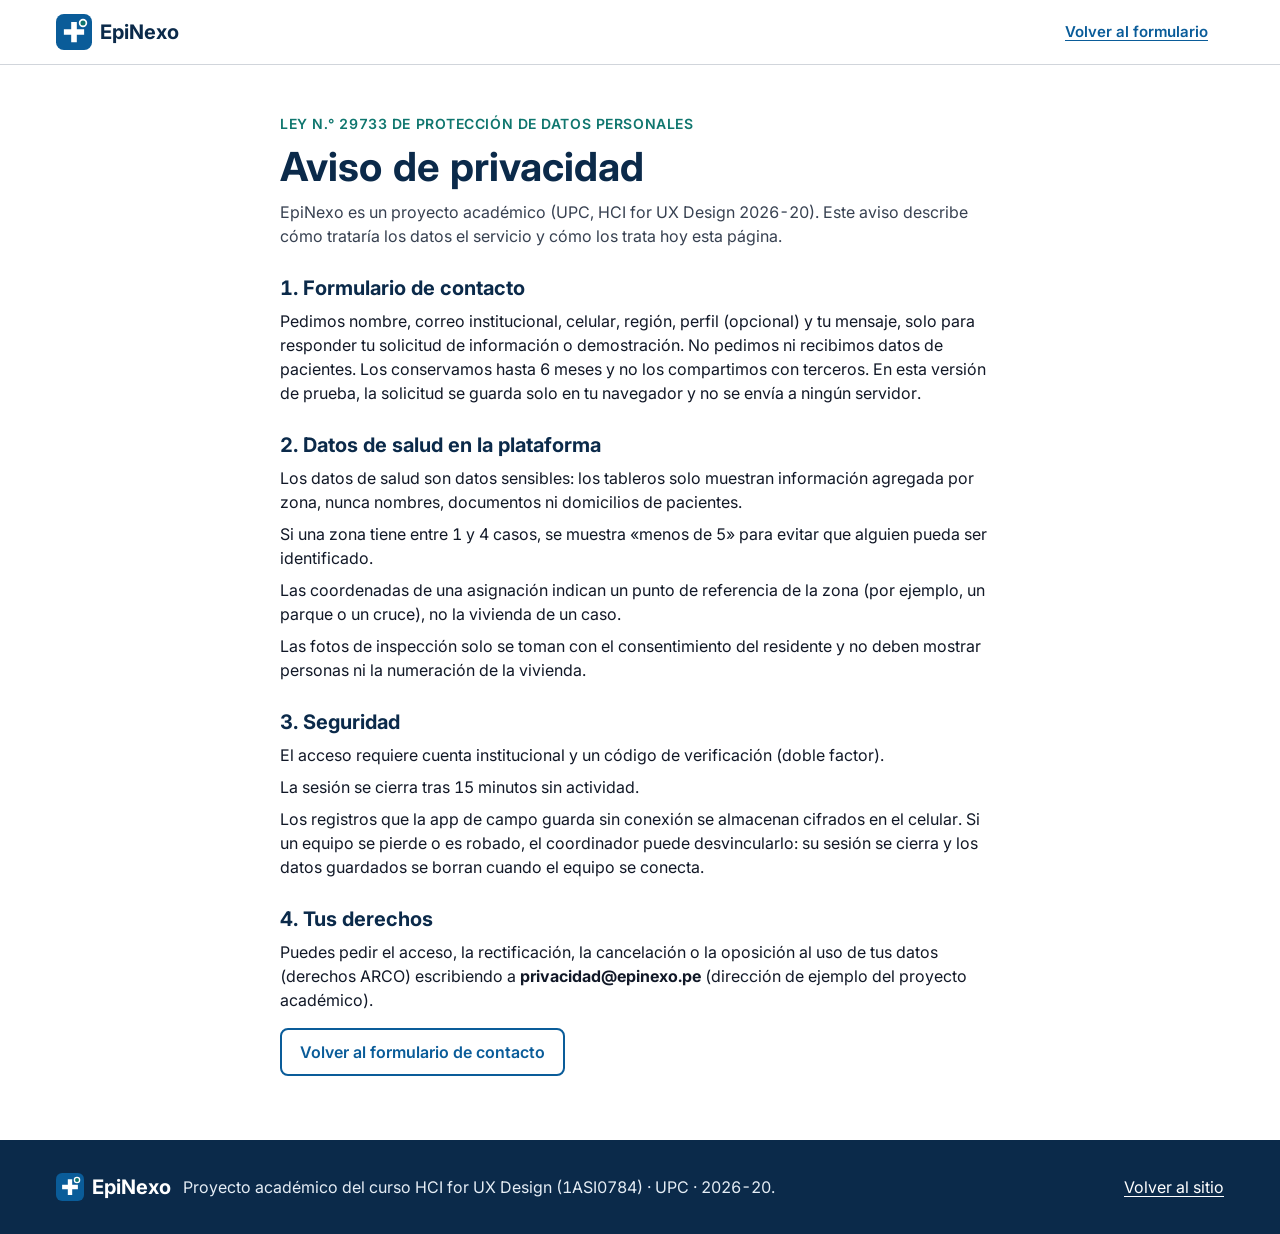
<file: privacidad.html>
<!DOCTYPE html>
<html lang="es">
<head>
  <meta charset="UTF-8">
  <meta name="viewport" content="width=device-width, initial-scale=1">
  <title>EpiNexo · Aviso de privacidad</title>
  <meta name="description" content="EpiNexo integra datos de vigilancia epidemiológica, capacidad hospitalaria y trabajo de campo para responder al dengue a tiempo.">
  <link rel="icon" href="assets/img/logo.svg" type="image/svg+xml">
  <link rel="preconnect" href="https://fonts.googleapis.com">
  <link rel="preconnect" href="https://fonts.gstatic.com" crossorigin>
  <link href="https://fonts.googleapis.com/css2?family=Inter:wght@400;600;700&display=swap" rel="stylesheet">
  <link rel="stylesheet" href="css/styles.css">
</head>
<body>
<svg xmlns="http://www.w3.org/2000/svg" style="display:none" aria-hidden="true">
<symbol id="ic-layout-dashboard" viewBox="0 0 24 24" fill="none" stroke="currentColor" stroke-width="2" stroke-linecap="round" stroke-linejoin="round"><rect width="7" height="9" x="3" y="3" rx="1" />
  <rect width="7" height="5" x="14" y="3" rx="1" />
  <rect width="7" height="9" x="14" y="12" rx="1" />
  <rect width="7" height="5" x="3" y="16" rx="1" /></symbol>
<symbol id="ic-map" viewBox="0 0 24 24" fill="none" stroke="currentColor" stroke-width="2" stroke-linecap="round" stroke-linejoin="round"><path d="M14.106 5.553a2 2 0 0 0 1.788 0l3.659-1.83A1 1 0 0 1 21 4.619v12.764a1 1 0 0 1-.553.894l-4.553 2.277a2 2 0 0 1-1.788 0l-4.212-2.106a2 2 0 0 0-1.788 0l-3.659 1.83A1 1 0 0 1 3 19.381V6.618a1 1 0 0 1 .553-.894l4.553-2.277a2 2 0 0 1 1.788 0z" />
  <path d="M15 5.764v15" />
  <path d="M9 3.236v15" /></symbol>
<symbol id="ic-map-pin" viewBox="0 0 24 24" fill="none" stroke="currentColor" stroke-width="2" stroke-linecap="round" stroke-linejoin="round"><path d="M20 10c0 4.993-5.539 10.193-7.399 11.799a1 1 0 0 1-1.202 0C9.539 20.193 4 14.993 4 10a8 8 0 0 1 16 0" />
  <circle cx="12" cy="10" r="3" /></symbol>
<symbol id="ic-trending-up" viewBox="0 0 24 24" fill="none" stroke="currentColor" stroke-width="2" stroke-linecap="round" stroke-linejoin="round"><path d="M16 7h6v6" />
  <path d="m22 7-8.5 8.5-5-5L2 17" /></symbol>
<symbol id="ic-triangle-alert" viewBox="0 0 24 24" fill="none" stroke="currentColor" stroke-width="2" stroke-linecap="round" stroke-linejoin="round"><path d="m21.73 18-8-14a2 2 0 0 0-3.48 0l-8 14A2 2 0 0 0 4 21h16a2 2 0 0 0 1.73-3" />
  <path d="M12 9v4" />
  <path d="M12 17h.01" /></symbol>
<symbol id="ic-bell" viewBox="0 0 24 24" fill="none" stroke="currentColor" stroke-width="2" stroke-linecap="round" stroke-linejoin="round"><path d="M10.268 21a2 2 0 0 0 3.464 0" />
  <path d="M3.262 15.326A1 1 0 0 0 4 17h16a1 1 0 0 0 .74-1.673C19.41 13.956 18 12.499 18 8A6 6 0 0 0 6 8c0 4.499-1.411 5.956-2.738 7.326" /></symbol>
<symbol id="ic-bed-double" viewBox="0 0 24 24" fill="none" stroke="currentColor" stroke-width="2" stroke-linecap="round" stroke-linejoin="round"><path d="M2 20v-8a2 2 0 0 1 2-2h16a2 2 0 0 1 2 2v8" />
  <path d="M4 10V6a2 2 0 0 1 2-2h12a2 2 0 0 1 2 2v4" />
  <path d="M12 4v6" />
  <path d="M2 18h20" /></symbol>
<symbol id="ic-pill" viewBox="0 0 24 24" fill="none" stroke="currentColor" stroke-width="2" stroke-linecap="round" stroke-linejoin="round"><path d="m10.5 20.5 10-10a4.95 4.95 0 1 0-7-7l-10 10a4.95 4.95 0 1 0 7 7Z" />
  <path d="m8.5 8.5 7 7" /></symbol>
<symbol id="ic-users" viewBox="0 0 24 24" fill="none" stroke="currentColor" stroke-width="2" stroke-linecap="round" stroke-linejoin="round"><path d="M16 21v-2a4 4 0 0 0-4-4H6a4 4 0 0 0-4 4v2" />
  <path d="M16 3.128a4 4 0 0 1 0 7.744" />
  <path d="M22 21v-2a4 4 0 0 0-3-3.87" />
  <circle cx="9" cy="7" r="4" /></symbol>
<symbol id="ic-clipboard-check" viewBox="0 0 24 24" fill="none" stroke="currentColor" stroke-width="2" stroke-linecap="round" stroke-linejoin="round"><rect width="8" height="4" x="8" y="2" rx="1" ry="1" />
  <path d="M16 4h2a2 2 0 0 1 2 2v14a2 2 0 0 1-2 2H6a2 2 0 0 1-2-2V6a2 2 0 0 1 2-2h2" />
  <path d="m9 14 2 2 4-4" /></symbol>
<symbol id="ic-message-square" viewBox="0 0 24 24" fill="none" stroke="currentColor" stroke-width="2" stroke-linecap="round" stroke-linejoin="round"><path d="M22 17a2 2 0 0 1-2 2H6.828a2 2 0 0 0-1.414.586l-2.202 2.202A.71.71 0 0 1 2 21.286V5a2 2 0 0 1 2-2h16a2 2 0 0 1 2 2z" /></symbol>
<symbol id="ic-file-down" viewBox="0 0 24 24" fill="none" stroke="currentColor" stroke-width="2" stroke-linecap="round" stroke-linejoin="round"><path d="M6 22a2 2 0 0 1-2-2V4a2 2 0 0 1 2-2h8a2.4 2.4 0 0 1 1.704.706l3.588 3.588A2.4 2.4 0 0 1 20 8v12a2 2 0 0 1-2 2z" />
  <path d="M14 2v5a1 1 0 0 0 1 1h5" />
  <path d="M12 18v-6" />
  <path d="m9 15 3 3 3-3" /></symbol>
<symbol id="ic-filter" viewBox="0 0 24 24" fill="none" stroke="currentColor" stroke-width="2" stroke-linecap="round" stroke-linejoin="round"><path d="M10 20a1 1 0 0 0 .553.895l2 1A1 1 0 0 0 14 21v-7a2 2 0 0 1 .517-1.341L21.74 4.67A1 1 0 0 0 21 3H3a1 1 0 0 0-.742 1.67l7.225 7.989A2 2 0 0 1 10 14z" /></symbol>
<symbol id="ic-calendar" viewBox="0 0 24 24" fill="none" stroke="currentColor" stroke-width="2" stroke-linecap="round" stroke-linejoin="round"><path d="M8 2v3" />
  <path d="M16 2v3" />
  <rect x="3" y="3" width="18" height="18" rx="2" />
  <path d="M3 9h18" /></symbol>
<symbol id="ic-database" viewBox="0 0 24 24" fill="none" stroke="currentColor" stroke-width="2" stroke-linecap="round" stroke-linejoin="round"><ellipse cx="12" cy="5" rx="9" ry="3" />
  <path d="M3 5V19A9 3 0 0 0 21 19V5" />
  <path d="M3 12A9 3 0 0 0 21 12" /></symbol>
<symbol id="ic-shield-check" viewBox="0 0 24 24" fill="none" stroke="currentColor" stroke-width="2" stroke-linecap="round" stroke-linejoin="round"><path d="M20 13c0 5-3.5 7.5-7.66 8.95a1 1 0 0 1-.67-.01C7.5 20.5 4 18 4 13V6a1 1 0 0 1 1-1c2 0 4.5-1.2 6.24-2.72a1.17 1.17 0 0 1 1.52 0C14.51 3.81 17 5 19 5a1 1 0 0 1 1 1z" />
  <path d="m9 12 2 2 4-4" /></symbol>
<symbol id="ic-wifi-off" viewBox="0 0 24 24" fill="none" stroke="currentColor" stroke-width="2" stroke-linecap="round" stroke-linejoin="round"><path d="M12 20h.01" />
  <path d="M8.5 16.429a5 5 0 0 1 7 0" />
  <path d="M5 12.859a10 10 0 0 1 5.17-2.69" />
  <path d="M19 12.859a10 10 0 0 0-2.007-1.523" />
  <path d="M2 8.82a15 15 0 0 1 4.177-2.643" />
  <path d="M22 8.82a15 15 0 0 0-11.288-3.764" />
  <path d="m2 2 20 20" /></symbol>
<symbol id="ic-wifi" viewBox="0 0 24 24" fill="none" stroke="currentColor" stroke-width="2" stroke-linecap="round" stroke-linejoin="round"><path d="M12 20h.01" />
  <path d="M2 8.82a15 15 0 0 1 20 0" />
  <path d="M5 12.859a10 10 0 0 1 14 0" />
  <path d="M8.5 16.429a5 5 0 0 1 7 0" /></symbol>
<symbol id="ic-refresh-cw" viewBox="0 0 24 24" fill="none" stroke="currentColor" stroke-width="2" stroke-linecap="round" stroke-linejoin="round"><path d="M3 12a9 9 0 0 1 9-9 9.75 9.75 0 0 1 6.74 2.74L21 8" />
  <path d="M21 3v5h-5" />
  <path d="M21 12a9 9 0 0 1-9 9 9.75 9.75 0 0 1-6.74-2.74L3 16" />
  <path d="M8 16H3v5" /></symbol>
<symbol id="ic-sun" viewBox="0 0 24 24" fill="none" stroke="currentColor" stroke-width="2" stroke-linecap="round" stroke-linejoin="round"><circle cx="12" cy="12" r="4" />
  <path d="M12 2v2" />
  <path d="M12 20v2" />
  <path d="m4.93 4.93 1.41 1.41" />
  <path d="m17.66 17.66 1.41 1.41" />
  <path d="M2 12h2" />
  <path d="M20 12h2" />
  <path d="m6.34 17.66-1.41 1.41" />
  <path d="m19.07 4.93-1.41 1.41" /></symbol>
<symbol id="ic-circle-check" viewBox="0 0 24 24" fill="none" stroke="currentColor" stroke-width="2" stroke-linecap="round" stroke-linejoin="round"><circle cx="12" cy="12" r="10" />
  <path d="m16 9-5.5 5.5L8 12" /></symbol>
<symbol id="ic-circle-alert" viewBox="0 0 24 24" fill="none" stroke="currentColor" stroke-width="2" stroke-linecap="round" stroke-linejoin="round"><circle cx="12" cy="12" r="10" />
  <line x1="12" x2="12" y1="8" y2="12" />
  <line x1="12" x2="12.01" y1="16" y2="16" /></symbol>
<symbol id="ic-octagon-alert" viewBox="0 0 24 24" fill="none" stroke="currentColor" stroke-width="2" stroke-linecap="round" stroke-linejoin="round"><path d="M12 16h.01" />
  <path d="M12 8v4" />
  <path d="M15.312 2a2 2 0 0 1 1.414.586l4.688 4.688A2 2 0 0 1 22 8.688v6.624a2 2 0 0 1-.586 1.414l-4.688 4.688a2 2 0 0 1-1.414.586H8.688a2 2 0 0 1-1.414-.586l-4.688-4.688A2 2 0 0 1 2 15.312V8.688a2 2 0 0 1 .586-1.414l4.688-4.688A2 2 0 0 1 8.688 2z" /></symbol>
<symbol id="ic-info" viewBox="0 0 24 24" fill="none" stroke="currentColor" stroke-width="2" stroke-linecap="round" stroke-linejoin="round"><circle cx="12" cy="12" r="10" />
  <path d="M12 16v-4" />
  <path d="M12 8h.01" /></symbol>
<symbol id="ic-search" viewBox="0 0 24 24" fill="none" stroke="currentColor" stroke-width="2" stroke-linecap="round" stroke-linejoin="round"><path d="m21 21-4.34-4.34" />
  <circle cx="11" cy="11" r="8" /></symbol>
<symbol id="ic-send" viewBox="0 0 24 24" fill="none" stroke="currentColor" stroke-width="2" stroke-linecap="round" stroke-linejoin="round"><path d="M14.536 21.686a.5.5 0 0 0 .937-.024l6.5-19a.496.496 0 0 0-.635-.635l-19 6.5a.5.5 0 0 0-.024.937l7.93 3.18a2 2 0 0 1 1.112 1.11z" />
  <path d="m21.854 2.147-10.94 10.939" /></symbol>
<symbol id="ic-x" viewBox="0 0 24 24" fill="none" stroke="currentColor" stroke-width="2" stroke-linecap="round" stroke-linejoin="round"><path d="M18 6 6 18" />
  <path d="m6 6 12 12" /></symbol>
<symbol id="ic-menu" viewBox="0 0 24 24" fill="none" stroke="currentColor" stroke-width="2" stroke-linecap="round" stroke-linejoin="round"><path d="M4 5h16" />
  <path d="M4 12h16" />
  <path d="M4 19h16" /></symbol>
<symbol id="ic-check" viewBox="0 0 24 24" fill="none" stroke="currentColor" stroke-width="2" stroke-linecap="round" stroke-linejoin="round"><path d="M20 6 9 17l-5-5" /></symbol>
<symbol id="ic-hospital" viewBox="0 0 24 24" fill="none" stroke="currentColor" stroke-width="2" stroke-linecap="round" stroke-linejoin="round"><path d="M12 7v4" />
  <path d="M14 21v-3a2 2 0 0 0-4 0v3" />
  <path d="M14 9h-4" />
  <path d="M18 11h2a2 2 0 0 1 2 2v6a2 2 0 0 1-2 2H4a2 2 0 0 1-2-2v-9a2 2 0 0 1 2-2h2" />
  <path d="M18 21V5a2 2 0 0 0-2-2H8a2 2 0 0 0-2 2v16" /></symbol>
<symbol id="ic-activity" viewBox="0 0 24 24" fill="none" stroke="currentColor" stroke-width="2" stroke-linecap="round" stroke-linejoin="round"><path d="M22 12h-2.48a2 2 0 0 0-1.93 1.46l-2.35 8.36a.25.25 0 0 1-.48 0L9.24 2.18a.25.25 0 0 0-.48 0l-2.35 8.36A2 2 0 0 1 4.49 12H2" /></symbol>
<symbol id="ic-navigation" viewBox="0 0 24 24" fill="none" stroke="currentColor" stroke-width="2" stroke-linecap="round" stroke-linejoin="round"><polygon points="3 11 22 2 13 21 11 13 3 11" /></symbol>
<symbol id="ic-clock" viewBox="0 0 24 24" fill="none" stroke="currentColor" stroke-width="2" stroke-linecap="round" stroke-linejoin="round"><circle cx="12" cy="12" r="10" />
  <path d="M12 6v6l4 2" /></symbol>
<symbol id="ic-house" viewBox="0 0 24 24" fill="none" stroke="currentColor" stroke-width="2" stroke-linecap="round" stroke-linejoin="round"><path d="M15 21v-8a1 1 0 0 0-1-1h-4a1 1 0 0 0-1 1v8" />
  <path d="M3 10a2 2 0 0 1 .709-1.528l7-6a2 2 0 0 1 2.582 0l7 6A2 2 0 0 1 21 10v9a2 2 0 0 1-2 2H5a2 2 0 0 1-2-2z" /></symbol>
<symbol id="ic-user-round" viewBox="0 0 24 24" fill="none" stroke="currentColor" stroke-width="2" stroke-linecap="round" stroke-linejoin="round"><circle cx="12" cy="8" r="5" />
  <path d="M20 21a8 8 0 0 0-16 0" /></symbol>
<symbol id="ic-arrow-right" viewBox="0 0 24 24" fill="none" stroke="currentColor" stroke-width="2" stroke-linecap="round" stroke-linejoin="round"><path d="M5 12h14" />
  <path d="m12 5 7 7-7 7" /></symbol>
<symbol id="ic-rotate-ccw" viewBox="0 0 24 24" fill="none" stroke="currentColor" stroke-width="2" stroke-linecap="round" stroke-linejoin="round"><path d="M3 12a9 9 0 1 0 9-9 9.75 9.75 0 0 0-6.74 2.74L3 8" />
  <path d="M3 3v5h5" /></symbol>
<symbol id="ic-chart-line" viewBox="0 0 24 24" fill="none" stroke="currentColor" stroke-width="2" stroke-linecap="round" stroke-linejoin="round"><path d="M3 3v16a2 2 0 0 0 2 2h16" />
  <path d="m19 9-5 5-4-4-3 3" /></symbol>
<symbol id="ic-clipboard-list" viewBox="0 0 24 24" fill="none" stroke="currentColor" stroke-width="2" stroke-linecap="round" stroke-linejoin="round"><rect width="8" height="4" x="8" y="2" rx="1" ry="1" />
  <path d="M16 4h2a2 2 0 0 1 2 2v14a2 2 0 0 1-2 2H6a2 2 0 0 1-2-2V6a2 2 0 0 1 2-2h2" />
  <path d="M12 11h4" />
  <path d="M12 16h4" />
  <path d="M8 11h.01" />
  <path d="M8 16h.01" /></symbol>
<symbol id="ic-download" viewBox="0 0 24 24" fill="none" stroke="currentColor" stroke-width="2" stroke-linecap="round" stroke-linejoin="round"><path d="M12 15V3" />
  <path d="M21 15v4a2 2 0 0 1-2 2H5a2 2 0 0 1-2-2v-4" />
  <path d="m7 10 5 5 5-5" /></symbol>
<symbol id="ic-chevron-down" viewBox="0 0 24 24" fill="none" stroke="currentColor" stroke-width="2" stroke-linecap="round" stroke-linejoin="round"><path d="m6 9 6 6 6-6" /></symbol>
<symbol id="ic-sparkles" viewBox="0 0 24 24" fill="none" stroke="currentColor" stroke-width="2" stroke-linecap="round" stroke-linejoin="round"><path d="M11.017 2.814a1 1 0 0 1 1.966 0l1.051 5.558a2 2 0 0 0 1.594 1.594l5.558 1.051a1 1 0 0 1 0 1.966l-5.558 1.051a2 2 0 0 0-1.594 1.594l-1.051 5.558a1 1 0 0 1-1.966 0l-1.051-5.558a2 2 0 0 0-1.594-1.594l-5.558-1.051a1 1 0 0 1 0-1.966l5.558-1.051a2 2 0 0 0 1.594-1.594z" />
  <path d="M20 2v4" />
  <path d="M22 4h-4" />
  <circle cx="4" cy="20" r="2" /></symbol>
<symbol id="ic-building-2" viewBox="0 0 24 24" fill="none" stroke="currentColor" stroke-width="2" stroke-linecap="round" stroke-linejoin="round"><path d="M10 12h4" />
  <path d="M10 8h4" />
  <path d="M14 21v-3a2 2 0 0 0-4 0v3" />
  <path d="M6 10H4a2 2 0 0 0-2 2v7a2 2 0 0 0 2 2h16a2 2 0 0 0 2-2V9a2 2 0 0 0-2-2h-2" />
  <path d="M6 21V5a2 2 0 0 1 2-2h8a2 2 0 0 1 2 2v16" /></symbol>
<symbol id="ic-package" viewBox="0 0 24 24" fill="none" stroke="currentColor" stroke-width="2" stroke-linecap="round" stroke-linejoin="round"><path d="M11 21.73a2 2 0 0 0 2 0l7-4A2 2 0 0 0 21 16V8a2 2 0 0 0-1-1.73l-7-4a2 2 0 0 0-2 0l-7 4A2 2 0 0 0 3 8v8a2 2 0 0 0 1 1.73z" />
  <path d="M12 22V12" />
  <polyline points="3.29 7 12 12 20.71 7" />
  <path d="m7.5 4.27 9 5.15" /></symbol>
<symbol id="ic-log-in" viewBox="0 0 24 24" fill="none" stroke="currentColor" stroke-width="2" stroke-linecap="round" stroke-linejoin="round"><path d="m10 17 5-5-5-5" /><path d="M15 12H3" /><path d="M15 3h4a2 2 0 0 1 2 2v14a2 2 0 0 1-2 2h-4" /></symbol>
<symbol id="ic-log-out" viewBox="0 0 24 24" fill="none" stroke="currentColor" stroke-width="2" stroke-linecap="round" stroke-linejoin="round"><path d="m16 17 5-5-5-5" /><path d="M21 12H9" /><path d="M9 21H5a2 2 0 0 1-2-2V5a2 2 0 0 1 2-2h4" /></symbol>
<symbol id="ic-lock" viewBox="0 0 24 24" fill="none" stroke="currentColor" stroke-width="2" stroke-linecap="round" stroke-linejoin="round"><rect width="18" height="11" x="3" y="11" rx="2" ry="2" /><path d="M7 11V7a5 5 0 0 1 10 0v4" /></symbol>
<symbol id="ic-smartphone" viewBox="0 0 24 24" fill="none" stroke="currentColor" stroke-width="2" stroke-linecap="round" stroke-linejoin="round"><rect width="14" height="20" x="5" y="2" rx="2" ry="2" /><path d="M12 18h.01" /></symbol>
</svg>
<a class="skip-link" href="#contenido">Saltar al contenido principal</a>
<header class="site-header">
  <div class="container header-inner">
    <a class="brand" href="index.html" aria-label="EpiNexo, ir al sitio principal"><img src="assets/img/logo.svg" alt="" width="36" height="36"><span>EpiNexo</span></a>
    <a class="btn btn-text btn-sm" href="index.html#contacto">Volver al formulario</a>
  </div>
</header>
<main id="contenido" tabindex="-1">
  <section class="section" aria-labelledby="priv-title">
    <div class="container prose">
      <p class="eyebrow">Ley N.° 29733 de Protección de Datos Personales</p>
      <h1 id="priv-title">Aviso de privacidad</h1>
      <p class="muted">EpiNexo es un proyecto académico (UPC, HCI for UX Design 2026-20). Este aviso describe cómo trataría los datos el servicio y cómo los trata hoy esta página.</p>
      <h2>1. Formulario de contacto</h2>
      <p>Pedimos nombre, correo institucional, celular, región, perfil (opcional) y tu mensaje, solo para responder tu solicitud de información o demostración. No pedimos ni recibimos datos de pacientes. Los conservamos hasta 6 meses y no los compartimos con terceros. En esta versión de prueba, la solicitud se guarda solo en tu navegador y no se envía a ningún servidor.</p>
      <h2>2. Datos de salud en la plataforma</h2>
      <ul>
        <li>Los datos de salud son datos sensibles: los tableros solo muestran información agregada por zona, nunca nombres, documentos ni domicilios de pacientes.</li>
        <li>Si una zona tiene entre 1 y 4 casos, se muestra «menos de 5» para evitar que alguien pueda ser identificado.</li>
        <li>Las coordenadas de una asignación indican un punto de referencia de la zona (por ejemplo, un parque o un cruce), no la vivienda de un caso.</li>
        <li>Las fotos de inspección solo se toman con el consentimiento del residente y no deben mostrar personas ni la numeración de la vivienda.</li>
      </ul>
      <h2>3. Seguridad</h2>
      <ul>
        <li>El acceso requiere cuenta institucional y un código de verificación (doble factor).</li>
        <li>La sesión se cierra tras 15 minutos sin actividad.</li>
        <li>Los registros que la app de campo guarda sin conexión se almacenan cifrados en el celular. Si un equipo se pierde o es robado, el coordinador puede desvincularlo: su sesión se cierra y los datos guardados se borran cuando el equipo se conecta.</li>
      </ul>
      <h2>4. Tus derechos</h2>
      <p>Puedes pedir el acceso, la rectificación, la cancelación o la oposición al uso de tus datos (derechos ARCO) escribiendo a <strong>privacidad@epinexo.pe</strong> (dirección de ejemplo del proyecto académico).</p>
      <p><a class="btn btn-secondary" href="index.html#contacto">Volver al formulario de contacto</a></p>
    </div>
  </section>
</main>
<footer class="site-footer">
  <div class="container footer-inner">
    <div class="brand brand-footer"><img src="assets/img/logo.svg" alt="" width="28" height="28"><span>EpiNexo</span></div>
    <p>Proyecto académico del curso HCI for UX Design (1ASI0784) · UPC · 2026-20.</p>
    <p><a href="index.html">Volver al sitio</a></p>
  </div>
</footer>
</body>
</html>
</file>
<file: css/styles.css>
/* =========================================================
   EpiNexo · Landing page responsive
   Guía de estilos TB1 (4.1): paleta, Inter, Lucide, WCAG 2.1 AA
   Enfoque mobile-first: estilos base para móvil y media queries
   para tablet (≥ 48rem) y desktop (≥ 64rem).
   ========================================================= */

:root {
  --blue-900: #0B2A4A;
  --blue-700: #0A5C99;
  --blue-800: #084a7c;
  --blue-100: #E1EFFA;
  --teal-700: #0F766E;
  --teal-100: #D5F2EE;
  --low: #1B7F3B;      --low-bg: #DFF3E4;
  --mid: #F5B700;      --mid-bg: #FFF3C4;  --mid-text: #7A5A00;
  --high: #C2410C;     --high-bg: #FFE4D6;
  --crit: #B42318;     --crit-bg: #FEE4E2;
  --g900: #111827; --g700: #374151; --g500: #6B7280; --g300: #D1D5DB; --g100: #F3F4F6; --g50: #F9FAFB;
  --white: #fff;
  --radius: 8px;
  --radius-lg: 12px;
  --shadow: 0 1px 2px rgba(17,24,39,.06), 0 4px 12px rgba(17,24,39,.06);
  --font: "Inter", system-ui, -apple-system, "Segoe UI", Arial, sans-serif;
  --body: 1rem;
  --container: 76rem;
}

*, *::before, *::after { box-sizing: border-box; }
[hidden] { display: none !important; }
html { scroll-behavior: smooth; scroll-padding-top: 5rem; -webkit-text-size-adjust: 100%; }
@media (prefers-reduced-motion: reduce) {
  html { scroll-behavior: auto; }
  *, *::before, *::after { transition: none !important; animation: none !important; }
}
body {
  margin: 0; font-family: var(--font); font-size: var(--body); line-height: 1.5;
  color: var(--g900); background: var(--white);
  font-variant-numeric: tabular-nums;
}
img, svg { max-width: 100%; }
img { height: auto; display: block; }
h1, h2, h3, h4, h5 { line-height: 1.25; margin: 0 0 .5rem; color: var(--blue-900); }
h1 { font-size: 1.75rem; }
h2 { font-size: 1.375rem; }
h3 { font-size: 1.25rem; }
h4 { font-size: 1.0625rem; }
h5 { font-size: 1rem; }
p { margin: 0 0 1rem; }
a { color: var(--blue-700); text-underline-offset: 3px; }
a:hover { color: var(--blue-900); }
ul { padding: 0; margin: 0; list-style: none; }

/* Foco visible: anillo 3px Azul 900 + halo blanco (Tabla 94) */
:focus-visible {
  outline: 3px solid var(--blue-900);
  outline-offset: 2px;
  box-shadow: 0 0 0 5px var(--white);
}
[tabindex="-1"]:focus { outline: none; box-shadow: none; }

.sr-only {
  position: absolute !important; width: 1px; height: 1px; padding: 0; margin: -1px;
  overflow: hidden; clip: rect(0,0,0,0); white-space: nowrap; border: 0;
}
.skip-link {
  position: absolute; left: 1rem; top: -4rem; z-index: 100; background: var(--blue-900);
  color: var(--white); padding: .75rem 1rem; border-radius: var(--radius); font-weight: 600;
}
.skip-link:focus { top: 1rem; color: var(--white); }

.container { width: 100%; max-width: var(--container); margin: 0 auto; padding: 0 1rem; }
.icon { width: 1.25rem; height: 1.25rem; flex: none; vertical-align: -0.25em; }
.icon-lg { width: 2rem; height: 2rem; }
.muted { color: var(--g700); }
.small { font-size: .875rem; }
.eyebrow { font-size: .875rem; font-weight: 600; letter-spacing: .04em; text-transform: uppercase; color: var(--teal-700); margin-bottom: .5rem; }

/* ---------- Botones (44 px web / 52 px móvil) ---------- */
.btn {
  display: inline-flex; align-items: center; justify-content: center; gap: .5rem;
  min-height: 48px; padding: .625rem 1.125rem; border-radius: var(--radius);
  font: 600 1rem/1.5 var(--font); text-decoration: none; cursor: pointer;
  border: 2px solid transparent; transition: background-color .15s, border-color .15s;
}
.btn-primary { background: var(--blue-700); color: var(--white); }
.btn-primary:hover { background: var(--blue-800); color: var(--white); }
.btn-secondary { background: var(--white); color: var(--blue-700); border-color: var(--blue-700); }
.btn-secondary:hover { background: var(--blue-100); color: var(--blue-900); }
.btn-text { background: transparent; color: var(--blue-700); padding-inline: .5rem; text-decoration: underline; }
.btn-text:hover { background: var(--blue-100); }
.btn-danger { background: var(--white); color: var(--crit); border-color: var(--crit); }
.btn-sm { min-height: 44px; padding: .375rem .875rem; font-size: .9375rem; }
.btn-block { width: 100%; }
.icon-only { padding: .5rem; min-width: 44px; }
.btn[disabled] { opacity: .55; cursor: not-allowed; }

/* ---------- Header ---------- */
.site-header {
  position: sticky; top: 0; z-index: 50; background: var(--white);
  border-bottom: 1px solid var(--g300);
}
.header-inner { display: flex; align-items: center; justify-content: space-between; min-height: 4rem; gap: 1rem; flex-wrap: wrap; }
.brand { display: inline-flex; align-items: center; gap: .5rem; font-weight: 700; font-size: 1.25rem; color: var(--blue-900); text-decoration: none; }
.nav-toggle {
  display: inline-flex; align-items: center; gap: .5rem; min-height: 48px; padding: .5rem .875rem;
  border: 2px solid var(--blue-700); border-radius: var(--radius); background: var(--white);
  color: var(--blue-700); font: 600 1rem var(--font); cursor: pointer;
}
.nav-list { display: none; width: 100%; padding: .5rem 0 1rem; }
.nav-list.open { display: grid; gap: .25rem; }
.site-header nav { width: 100%; }
.nav-list a:not(.btn) {
  display: flex; align-items: center; min-height: 48px; padding: .5rem .75rem; border-radius: var(--radius);
  color: var(--g900); text-decoration: none; font-weight: 600;
}
.nav-list a:not(.btn):hover { background: var(--blue-100); }
.nav-list .btn { width: 100%; margin-top: .5rem; }

/* ---------- Hero ---------- */
.hero { background: linear-gradient(180deg, var(--blue-100), var(--white)); padding: 2.5rem 0 2rem; }
.hero-grid { display: grid; gap: 2rem; align-items: center; }
.lead { font-size: 1.0625rem; color: var(--g700); }
.hero-actions { display: flex; flex-direction: column; gap: .75rem; margin: 1.5rem 0; }
.hero-facts { display: grid; gap: .5rem; color: var(--g700); }
.hero-facts li { display: flex; gap: .5rem; align-items: center; }
.hero-facts .icon { color: var(--teal-700); }
.hero-figure { margin: 0; }
.hero-figure img { width: 100%; border-radius: var(--radius-lg); box-shadow: var(--shadow); background: var(--white); }

/* ---------- Secciones ---------- */
.section { padding: 3rem 0; }
.section-alt { background: var(--g50); border-block: 1px solid var(--g100); }
.section-lead { max-width: 48rem; color: var(--g700); }
.source-note { font-size: .875rem; color: var(--g700); margin-top: 1rem; }
.card {
  background: var(--white); border: 1px solid var(--g300); border-radius: var(--radius-lg);
  padding: 1.25rem; box-shadow: var(--shadow);
}
.cards-3 { display: grid; gap: 1rem; margin-top: 1.5rem; }
.problem-card .icon-lg { color: var(--blue-700); margin-bottom: .75rem; }
.problem-card p { margin: 0; color: var(--g700); }
.steps { list-style: none; padding: 0; margin: 1.5rem 0; display: grid; gap: 1rem; counter-reset: s; }
.step { background: var(--white); border: 1px solid var(--g300); border-radius: var(--radius-lg); padding: 1.25rem; }
.step p { margin: 0; color: var(--g700); }
.step-num {
  display: inline-grid; place-items: center; width: 2.5rem; height: 2.5rem; border-radius: 50%;
  background: var(--blue-700); color: var(--white); font-weight: 700; margin-bottom: .75rem;
}
.wide-figure { margin: 0; }
.wide-figure img { width: 100%; border-radius: var(--radius-lg); border: 1px solid var(--g300); background: var(--white); }

/* ---------- Perfiles (HU-05) ---------- */
.profile-picker { border: 0; padding: 0; margin: 1.5rem 0 1rem; display: grid; gap: .75rem; }
.profile-option { position: relative; display: block; cursor: pointer; }
.profile-option input { position: absolute; opacity: 0; width: 1px; height: 1px; }
.profile-card {
  display: flex; align-items: center; gap: .75rem; min-height: 64px; padding: 1rem;
  border: 2px solid var(--g300); border-radius: var(--radius-lg); background: var(--white); color: var(--g900);
}
.profile-card .icon-lg { color: var(--blue-700); }
.profile-name { font-weight: 600; flex: 1; }
.profile-check { display: none; align-items: center; gap: .25rem; font-size: .875rem; font-weight: 600; color: var(--blue-900); background: var(--blue-100); padding: .25rem .5rem; border-radius: 999px; }
.profile-option input:checked + .profile-card { border-color: var(--blue-700); background: var(--blue-100); }
.profile-option input:checked + .profile-card .profile-check { display: inline-flex; }
.profile-option input:focus-visible + .profile-card { outline: 3px solid var(--blue-900); outline-offset: 2px; }
.profile-panel h3 { margin-bottom: .75rem; }
.feature-list { display: grid; gap: .75rem; margin-bottom: 1rem; }
.feature-list li { display: flex; gap: .75rem; align-items: flex-start; }
.feature-list .icon { color: var(--teal-700); margin-top: .125rem; }

/* ---------- Demo ---------- */
.demo-note {
  display: flex; flex-wrap: wrap; align-items: center; gap: .5rem 1rem; padding: .875rem 1rem; margin: 1rem 0;
  background: var(--mid-bg); border-left: 6px solid var(--mid); border-radius: var(--radius);
}
.demo-note p { margin: 0; flex: 1 1 18rem; }
.filters { margin-bottom: 1rem; }
.filters-title { display: flex; gap: .5rem; align-items: center; font-size: 1.0625rem; }
.filters-grid { display: grid; gap: .75rem; }
.field { display: flex; flex-direction: column; gap: .375rem; margin: 0 0 .875rem; border: 0; padding: 0; min-width: 0; }
.field label, .field legend { font-weight: 600; color: var(--g900); }
.field-inline { flex-direction: row; align-items: center; gap: .5rem; margin: 0; }
.field-action { justify-content: flex-end; }
input[type="text"], input[type="email"], input[type="tel"], input[type="number"], input[type="password"], input:not([type]), select, textarea {
  width: 100%; min-height: 48px; padding: .625rem .75rem; font: 400 1rem/1.5 var(--font); color: var(--g900);
  background: var(--white); border: 1.5px solid var(--g500); border-radius: var(--radius);
}
textarea { min-height: 96px; resize: vertical; }
input[aria-invalid="true"], select[aria-invalid="true"], textarea[aria-invalid="true"] { border-color: var(--crit); border-width: 2px; }
.req { color: var(--crit); }
.hint { font-size: .875rem; color: var(--g700); margin: 0; }
.field-error { font-size: .875rem; color: var(--crit); margin: 0; font-weight: 600; }
.field-error:empty { display: none; }
.field-error::before { content: "⚠ "; }
.form-grid { display: grid; gap: 0 1rem; }
.radio-row { display: flex; flex-wrap: wrap; gap: .5rem 1.25rem; }
.check-col { display: grid; gap: .25rem; }
.radio, .check { display: inline-flex; align-items: center; gap: .5rem; min-height: 44px; font-weight: 400; cursor: pointer; }
.radio input, .check input { width: 1.25rem; height: 1.25rem; accent-color: var(--blue-700); }
.active-filters { display: flex; flex-wrap: wrap; align-items: center; gap: .5rem; }
.active-label { font-weight: 600; font-size: .9375rem; }
.chips { display: flex; flex-wrap: wrap; gap: .5rem; }
.chip {
  display: inline-flex; align-items: center; gap: .25rem; min-height: 36px; padding: .25rem .75rem;
  background: var(--blue-100); color: var(--blue-900); border-radius: 999px; font-size: .9375rem; font-weight: 600;
}
.chip-muted { background: var(--g100); color: var(--g700); }

.role-tabs, .app-tabs { display: flex; flex-wrap: wrap; gap: .25rem; overflow-x: auto; border-bottom: 2px solid var(--g300); margin: 1.5rem 0 1rem; }
.role-tabs [role="tab"], .app-tabs [role="tab"] {
  display: inline-flex; align-items: center; gap: .5rem; min-height: 48px; padding: .5rem 1rem;
  font: 600 1rem var(--font); color: var(--g700); background: transparent; border: 0;
  border-bottom: 4px solid transparent; margin-bottom: -2px; cursor: pointer; white-space: nowrap;
}
.role-tabs [role="tab"][aria-selected="true"], .app-tabs [role="tab"][aria-selected="true"] { color: var(--blue-900); border-bottom-color: var(--blue-700); }
.role-tabs [role="tab"]:hover, .app-tabs [role="tab"]:hover { background: var(--blue-100); }
.badge[hidden] { display: none; }
.badge {
  display: inline-grid; place-items: center; min-width: 1.5rem; height: 1.5rem; padding: 0 .375rem;
  background: var(--crit); color: var(--white); border-radius: 999px; font-size: .8125rem; font-weight: 700;
}
.panel-title { display: flex; flex-wrap: wrap; align-items: baseline; gap: .5rem; }
.period-label { font-size: .9375rem; font-weight: 600; color: var(--teal-700); background: var(--teal-100); padding: .125rem .5rem; border-radius: 999px; }
.panel-title-row { display: flex; flex-wrap: wrap; justify-content: space-between; align-items: center; gap: .75rem; margin-bottom: 1rem; }
.tabpanel > .card, .tabpanel > .grid-2, .tabpanel > .kpi-grid, .tabpanel > .exec-strip { margin-bottom: 1rem; }
.grid-2 { display: grid; gap: 1rem; }
.grid-2 > .card { min-width: 0; }
.card-head { margin-bottom: .75rem; }
.card-head h4 { display: flex; align-items: center; gap: .5rem; }
.card-head p { margin: 0; font-size: .9375rem; }
.card-head-row { display: flex; flex-wrap: wrap; gap: .75rem; justify-content: space-between; align-items: flex-start; }

/* KPI (HU-06, HU-14) */
.kpi-grid, .exec-strip { display: grid; gap: .75rem; grid-template-columns: 1fr; }
.kpi {
  background: var(--white); border: 1px solid var(--g300); border-radius: var(--radius-lg); padding: 1rem;
  display: flex; flex-direction: column; gap: .25rem; box-shadow: var(--shadow);
}
.kpi-title { display: flex; align-items: center; gap: .5rem; font-weight: 600; color: var(--g700); margin: 0; }
.kpi-value { font-size: 2rem; line-height: 1.2; font-weight: 700; color: var(--blue-900); margin: 0; }
.kpi-unit { font-size: .9375rem; color: var(--g700); margin: 0; }
.kpi-meta { font-size: .875rem; color: var(--g700); margin: .25rem 0 0; border-top: 1px solid var(--g100); padding-top: .5rem; }
.exec-strip a.kpi { text-decoration: none; color: inherit; }
.exec-strip a.kpi:hover { border-color: var(--blue-700); background: var(--blue-100); }
.kpi-link { font-weight: 600; color: var(--blue-700); font-size: .9375rem; display: inline-flex; gap: .25rem; align-items: center; }

/* Etiquetas de riesgo / estado: ícono + texto + color */
.tag {
  display: inline-flex; align-items: center; gap: .25rem; min-height: 28px; padding: .125rem .5rem;
  border-radius: 999px; font-size: .875rem; font-weight: 700; border: 1.5px solid currentColor; white-space: nowrap;
}
.tag .icon { width: 1rem; height: 1rem; }
.tag-bajo, .tag-completo, .tag-completada, .tag-normal, .tag-ok { color: #11612B; background: var(--low-bg); }
.tag-medio, .tag-parcial, .tag-pendiente, .tag-alta-w { color: var(--mid-text); background: var(--mid-bg); }
.tag-alto, .tag-alta, .tag-en-curso { color: #9A3412; background: var(--high-bg); }
.tag-critico, .tag-inconsistente, .tag-urgente, .tag-saturacion, .tag-stock-critico, .tag-stale { color: #9B1C14; background: var(--crit-bg); }
.tag-en-curso { color: var(--blue-900); background: var(--blue-100); }
.tag-info { color: var(--blue-900); background: var(--blue-100); }

/* Mapa (HU-07) */
.map-wrap { position: relative; }
#risk-map { width: 100%; height: auto; display: block; background: #EAF4FB; border-radius: var(--radius); }
#risk-map .zone { cursor: pointer; }
#risk-map .zone polygon { stroke: var(--white); stroke-width: 3; transition: opacity .15s; }
#risk-map .zone:hover polygon, #risk-map .zone:focus polygon { stroke: var(--blue-900); stroke-width: 5; }
#risk-map .zone:focus { outline: none; }
#risk-map .zone.dim polygon { opacity: .28; }
#risk-map text { font: 700 15px var(--font); pointer-events: none; }
#risk-map .lvl { font-weight: 600; font-size: 13px; }
.map-tooltip {
  min-height: 2.75rem; margin-top: .5rem; padding: .5rem .75rem; background: var(--blue-900); color: var(--white);
  border-radius: var(--radius); font-size: .9375rem;
}
.map-tooltip:empty { background: var(--g100); }
.legend { display: flex; flex-wrap: wrap; gap: .5rem; margin-top: .75rem; }
.zone-list { display: grid; gap: .375rem; margin-top: .5rem; }
.zone-list button {
  display: flex; flex-wrap: wrap; justify-content: space-between; align-items: center; gap: .5rem; width: 100%;
  min-height: 48px; padding: .5rem .75rem; background: var(--white); border: 1px solid var(--g300); border-radius: var(--radius);
  font: 600 1rem var(--font); color: var(--g900); text-align: left; cursor: pointer;
}
.zone-list button:hover { border-color: var(--blue-700); background: var(--blue-100); }
#risk-map.narrow .lvl { display: none; }

/* Alertas (HU-16) */
.alert-list { display: grid; gap: .75rem; }
.alert-item {
  border: 1px solid var(--g300); border-left: 6px solid var(--crit); border-radius: var(--radius);
  padding: .75rem; display: grid; gap: .375rem;
}
.alert-item p { margin: 0; }
.alert-item .alert-row { display: flex; flex-wrap: wrap; justify-content: space-between; gap: .5rem; align-items: center; }
.empty { color: var(--g700); background: var(--g50); border: 1px dashed var(--g300); padding: .75rem; border-radius: var(--radius); }

/* Gráfico (HU-10, HU-19) */
.switch { display: inline-flex; align-items: center; gap: .625rem; min-height: 48px; cursor: pointer; font-weight: 600; }
.switch input { position: absolute; opacity: 0; width: 1px; height: 1px; }
.switch-ui { width: 2.75rem; height: 1.5rem; background: var(--g500); border-radius: 999px; position: relative; flex: none; transition: background .15s; }
.switch-ui::after { content: ""; position: absolute; left: 3px; top: 3px; width: 1.125rem; height: 1.125rem; background: var(--white); border-radius: 50%; transition: transform .15s; }
.switch input:checked + .switch-ui { background: var(--blue-700); }
.switch input:checked + .switch-ui::after { transform: translateX(1.25rem); }
.switch input:focus-visible + .switch-ui { outline: 3px solid var(--blue-900); outline-offset: 2px; }
.chart-wrap { width: 100%; }
#trend-chart { width: 100%; height: auto; display: block; }
#trend-chart .axis text { font: 400 12px var(--font); fill: var(--g700); }
#trend-chart .axis-title { font: 600 12px var(--font); fill: var(--g700); }
#trend-chart .grid line { stroke: var(--g100); }
#trend-chart .pt { cursor: pointer; }
#trend-chart .pt:focus { outline: none; }
#trend-chart .pt:focus circle.hit, #trend-chart .pt:hover circle.hit { stroke: var(--blue-900); stroke-width: 3; fill: var(--white); }
.chart-detail { font-weight: 600; color: var(--blue-900); background: var(--blue-100); border-radius: var(--radius); padding: .5rem .75rem; margin: .5rem 0; }
.forecast-legend { display: flex; flex-wrap: wrap; gap: .5rem 1.25rem; font-size: .9375rem; margin-bottom: .5rem; }
.forecast-legend span { display: inline-flex; align-items: center; gap: .375rem; }
.swatch { display: inline-block; width: 1.75rem; height: .875rem; border-radius: 3px; }
.data-table-toggle summary { cursor: pointer; font-weight: 600; color: var(--blue-700); min-height: 44px; display: flex; align-items: center; }

/* Tablas */
.table-scroll { width: 100%; overflow-x: auto; }
.data-table { width: 100%; border-collapse: collapse; font-size: .9375rem; }
.data-table th { background: var(--blue-900); color: var(--white); text-align: left; padding: .5rem .625rem; font-weight: 600; }
.data-table td { padding: .5rem .625rem; border-bottom: 1px solid var(--g300); vertical-align: top; }
.data-table td.num, .data-table th.num { text-align: right; }
.factors { font-size: .875rem; color: var(--g700); }

/* Tablas responsive: en móvil cada fila se convierte en tarjeta (sin scroll horizontal) */
@media (max-width: 47.99rem) {
  .role-tabs [role="tab"] { flex: 1 1 auto; justify-content: center; padding: .5rem .625rem; }
  .responsive-table thead { position: absolute; width: 1px; height: 1px; overflow: hidden; clip: rect(0,0,0,0); }
  .responsive-table, .responsive-table tbody, .responsive-table tr, .responsive-table td { display: block; width: 100%; }
  .responsive-table tr { border: 1px solid var(--g300); border-radius: var(--radius); margin-bottom: .75rem; padding: .25rem .5rem; }
  .responsive-table td { border: 0; border-bottom: 1px solid var(--g100); display: flex; justify-content: space-between; gap: 1rem; text-align: right; }
  .responsive-table td:last-child { border-bottom: 0; }
  .responsive-table td::before { content: attr(data-label); font-weight: 600; color: var(--g700); text-align: left; }
  .responsive-table td.num { text-align: right; }
}

/* Gravedad (HU-13) */
.severity { display: grid; gap: .875rem; }
.sev-row { display: grid; gap: .25rem; }
.sev-head { display: flex; flex-wrap: wrap; justify-content: space-between; gap: .25rem .5rem; font-weight: 600; }
.sev-head span:last-child { white-space: nowrap; }
.sev-bar { height: 14px; background: var(--g100); border-radius: 999px; overflow: hidden; }
.sev-fill { height: 100%; border-radius: 999px; }

/* Fuentes (HU-14, HU-15) */
.sources { display: grid; gap: .75rem; }
.source { border: 1px solid var(--g300); border-radius: var(--radius); padding: .75rem; display: grid; gap: .25rem; }
.source p { margin: 0; font-size: .9375rem; }
.source-top { display: flex; flex-wrap: wrap; justify-content: space-between; gap: .5rem; align-items: center; }

/* Stock (HU-24) */
.stock-list { display: grid; gap: .5rem; margin-bottom: 1rem; }
.stock-item { display: flex; flex-wrap: wrap; justify-content: space-between; gap: .25rem .75rem; padding: .5rem 0; border-bottom: 1px solid var(--g100); }
.stock-name { font-weight: 600; }
.form-block h5 { margin-top: .5rem; }
.form-status { margin-top: .75rem; }
.form-status:empty { display: none; }
.status-ok, .status-err, .status-warn {
  display: flex; gap: .5rem; align-items: flex-start; padding: .75rem; border-radius: var(--radius);
  border-left: 6px solid; font-weight: 600; margin: 0;
}
.status-ok { background: var(--low-bg); border-color: var(--low); color: #145c2b; }
.status-err { background: var(--crit-bg); border-color: var(--crit); color: #8f1c13; }
.status-warn { background: var(--mid-bg); border-color: var(--mid); color: #5c4400; }
.form-summary { background: var(--crit-bg); border-left: 6px solid var(--crit); padding: .75rem 1rem; border-radius: var(--radius); margin-bottom: 1rem; color: #8f1c13; }
.form-summary ul { list-style: disc; padding-left: 1.25rem; margin: .25rem 0 0; }

/* Incidencias (HU-33) */
.incidents-panel { margin-bottom: 1rem; border-left: 6px solid var(--high); }
.incident-list, .message-list { display: grid; gap: .625rem; }
.incident, .message {
  border: 1px solid var(--g300); border-radius: var(--radius); padding: .75rem; display: grid; gap: .25rem;
}
.incident p, .message p { margin: 0; }
.incident-top, .message-top { display: flex; flex-wrap: wrap; gap: .5rem; justify-content: space-between; align-items: center; }
.list-title { margin-top: 1rem; }

/* App de campo (HU-34 … HU-41) */
.field-app {
  max-width: 30rem; margin: 0 auto; background: var(--white); border: 1px solid var(--g300);
  border-radius: 20px; padding: 1rem; box-shadow: var(--shadow);
}
.app-header { display: grid; gap: .5rem; }
.app-kicker { font-size: .875rem; color: var(--teal-700); font-weight: 600; margin: 0; }
.app-title { margin: 0; }
.app-toggles { display: grid; gap: 0; }
.conn-banner { display: flex; gap: .5rem; align-items: center; padding: .625rem .75rem; border-radius: var(--radius); font-weight: 600; margin-top: .5rem; }
.conn-online { background: var(--low-bg); color: #145c2b; }
.conn-offline { background: var(--mid-bg); color: #5c4400; border: 2px solid var(--mid); }
.app-tabs { margin: 1rem 0; }
.app-tabs [role="tab"] { flex: 1; justify-content: center; padding: .5rem .5rem; font-size: .9375rem; flex-direction: column; gap: .125rem; }
.field-alerts { display: grid; gap: .75rem; }
.field-alert { border: 1px solid var(--g300); border-left: 6px solid var(--g500); border-radius: var(--radius); padding: .75rem; display: grid; gap: .5rem; }
.field-alert.p-urgente { border-left-color: var(--crit); }
.field-alert.p-alta { border-left-color: var(--high); }
.field-alert.p-normal { border-left-color: var(--low); }
.field-alert p { margin: 0; }
.field-alert dl { margin: 0; display: grid; grid-template-columns: auto 1fr; gap: .125rem .75rem; font-size: .9375rem; }
.field-alert dt { font-weight: 600; color: var(--g700); }
.field-alert dd { margin: 0; }
.mini-map { width: 100%; max-width: 260px; height: auto; background: #EAF4FB; border-radius: var(--radius); }
.alert-actions { display: flex; flex-wrap: wrap; gap: .5rem; }
.alert-actions .btn { flex: 1 1 8rem; }
.reject-box { display: grid; gap: .5rem; background: var(--g50); padding: .75rem; border-radius: var(--radius); }

/* Modo alta legibilidad (HU-43): negro sobre blanco, textos 20 px, bordes 3 px */
.field-app.hi-leg { font-size: 1.25rem; color: #000; border: 3px solid #000; }
.field-app.hi-leg .muted, .field-app.hi-leg .hint, .field-app.hi-leg dt { color: #000; }
.field-app.hi-leg .field-alert, .field-app.hi-leg input, .field-app.hi-leg select, .field-app.hi-leg textarea { border: 3px solid #000; }
.field-app.hi-leg .btn-primary { background: #003B6F; }
.field-app.hi-leg .btn { font-size: 1.125rem; min-height: 56px; }
.field-app.hi-leg h4, .field-app.hi-leg .app-title { color: #000; }

/* Diálogo ficha de zona (HU-12) */
.zone-dialog { width: min(40rem, calc(100% - 2rem)); border: 0; border-radius: var(--radius-lg); padding: 1.25rem; box-shadow: 0 20px 50px rgba(0,0,0,.25); }
.zone-dialog::backdrop { background: rgba(11,42,74,.55); }
.dialog-head { display: flex; justify-content: space-between; align-items: center; gap: 1rem; }
.dialog-foot { display: flex; justify-content: flex-end; margin-top: 1rem; }
.zone-stats { display: grid; grid-template-columns: repeat(2, 1fr); gap: .5rem; margin: .75rem 0; }
.zone-stats div { background: var(--g50); border: 1px solid var(--g100); border-radius: var(--radius); padding: .5rem .75rem; }
.zone-stats dt { font-size: .875rem; color: var(--g700); }
.zone-stats dd { margin: 0; font-weight: 700; font-size: 1.125rem; color: var(--blue-900); }

/* Toast */
.toast {
  position: fixed; left: 50%; bottom: 1rem; transform: translateX(-50%); z-index: 60;
  max-width: calc(100% - 2rem); background: var(--blue-900); color: var(--white); padding: .75rem 1rem;
  border-radius: var(--radius); font-weight: 600; box-shadow: var(--shadow); display: none;
}
.toast.show { display: block; }

/* Contacto (HU-48) */
.contact-grid { display: grid; gap: 1.5rem; }
.contact-points { display: grid; gap: .5rem; margin-top: 1rem; }
.contact-points li { display: flex; gap: .5rem; align-items: center; }
.contact-points .icon { color: var(--teal-700); }

/* Footer */
.site-footer { background: var(--blue-900); color: #E5EDF5; padding: 2rem 0; }
.site-footer a { color: var(--white); }
.footer-inner { display: grid; gap: .75rem; }
.footer-inner p { margin: 0; }
.brand-footer { color: var(--white); }

/* ================= Tablet ≥ 48rem (768 px) ================= */
@media (min-width: 48rem) {
  h1 { font-size: 2.25rem; }
  h2 { font-size: 1.625rem; }
  .container { padding: 0 1.5rem; }
  .hero { padding: 3.5rem 0 3rem; }
  .hero-actions { flex-direction: row; }
  .cards-3, .steps { grid-template-columns: repeat(3, 1fr); }
  .profile-picker { grid-template-columns: repeat(3, 1fr); }
  .filters-grid { grid-template-columns: repeat(2, 1fr); }
  .kpi-grid, .exec-strip { grid-template-columns: repeat(2, 1fr); }
  .form-grid { grid-template-columns: repeat(2, 1fr); }
  .app-header { grid-template-columns: 1fr auto; align-items: start; }
  .footer-inner { grid-template-columns: auto 1fr auto; align-items: center; }
}

/* ================= Desktop ≥ 64rem (1024 px) ================= */
@media (min-width: 64rem) {
  h1 { font-size: 2.5rem; }
  .nav-toggle { display: none; }
  .site-header nav { width: auto; }
  .nav-list { display: flex !important; align-items: center; gap: .25rem; width: auto; padding: 0; }
  .nav-list .btn { width: auto; margin: 0 0 0 .5rem; }
  .hero-grid { grid-template-columns: 1.05fr 1fr; }
  .filters-grid { grid-template-columns: repeat(4, 1fr) auto; align-items: end; }
  .field-action .btn { width: 100%; }
  .kpi-grid, .exec-strip { grid-template-columns: repeat(4, 1fr); }
  .grid-2 { grid-template-columns: 1fr 1fr; }
  .contact-grid { grid-template-columns: 1fr 1.2fr; align-items: start; }
}

/* Impresión */
@media print {
  .site-header, .skip-link, .role-tabs, .filters, .toast, .site-footer, #contacto { display: none !important; }
}

/* ===================== Acceso, sesión y privacidad (HU-01–HU-04, HU-48, HU-49) ===================== */
.access-grid { display: grid; gap: 1.5rem; align-items: start; }
.access-card h3 { margin-top: 0; }
@media (min-width: 64rem) { .access-grid { grid-template-columns: 1.6fr 1fr; } }
.consent-box { border: 1px solid var(--g300); border-radius: 12px; padding: .875rem 1rem; margin: 0 0 .875rem; background: var(--g50); }
.consent-box p { margin: 0 0 .625rem; font-size: .9375rem; }
.check { display: flex; gap: .625rem; align-items: flex-start; font-weight: 400; cursor: pointer; }
.check input { width: 1.25rem; height: 1.25rem; margin-top: .15rem; flex: none; accent-color: var(--blue-700); }
.field-check { margin: 0; }
.brand-sub { font-size: .75rem; font-weight: 600; color: var(--teal-700); border: 1px solid currentColor; border-radius: 999px; padding: .05rem .5rem; margin-left: .25rem; vertical-align: middle; }
.session-box { display: flex; flex-wrap: wrap; align-items: center; gap: .5rem .75rem; margin-left: auto; }
.session-user { display: inline-flex; align-items: center; gap: .375rem; font-weight: 600; color: var(--g900); font-size: .9375rem; }
.login-section { min-height: 70vh; }
.login-grid { display: grid; gap: 1.5rem; align-items: start; }
@media (min-width: 64rem) { .login-grid { grid-template-columns: 1.2fr 1fr; } }
.login-card h1 { font-size: 1.75rem; margin: .25rem 0 1rem; }
.login-card .eyebrow { display: flex; align-items: center; gap: .375rem; }
.h3 { font-size: 1.25rem; margin: 0 0 .5rem; }
.demo-mail { display: flex; gap: .5rem; align-items: flex-start; background: var(--blue-100); border-radius: 10px; padding: .625rem .75rem; margin: 0 0 1rem; }
.account-list { list-style: none; padding: 0; margin: 1rem 0; display: grid; gap: .75rem; }
.account-list li { display: flex; flex-wrap: wrap; gap: .5rem 1rem; justify-content: space-between; align-items: center; border: 1px solid var(--g300); border-radius: 12px; padding: .75rem; }
.denied { margin: 0 0 1rem; border-color: var(--crit); }
.denied p { margin: 0; }
.device-list { list-style: none; padding: 0; margin: 0 0 .75rem; display: grid; gap: .75rem; }
.device-item { display: flex; flex-wrap: wrap; gap: .75rem; justify-content: space-between; align-items: center; border: 1px solid var(--g300); border-radius: 12px; padding: .75rem; }
.device-item > div:first-child { display: flex; gap: .625rem; align-items: center; }
.device-actions { display: flex; flex-wrap: wrap; gap: .5rem; align-items: center; }
.prose { max-width: 48rem; }
.prose h2 { font-size: 1.25rem; margin-top: 1.75rem; }
.prose li { margin-bottom: .5rem; }
[hidden] { display: none !important; }
@media (max-width: 47.99rem) {
  .session-role-wrap { display: none; }
  .session-box { gap: .5rem; flex-wrap: nowrap; }
  .session-user { font-size: .875rem; }
  .session-box .btn-sm { padding-inline: .625rem; }
  .brand-sub { display: none; }
}
</file>
